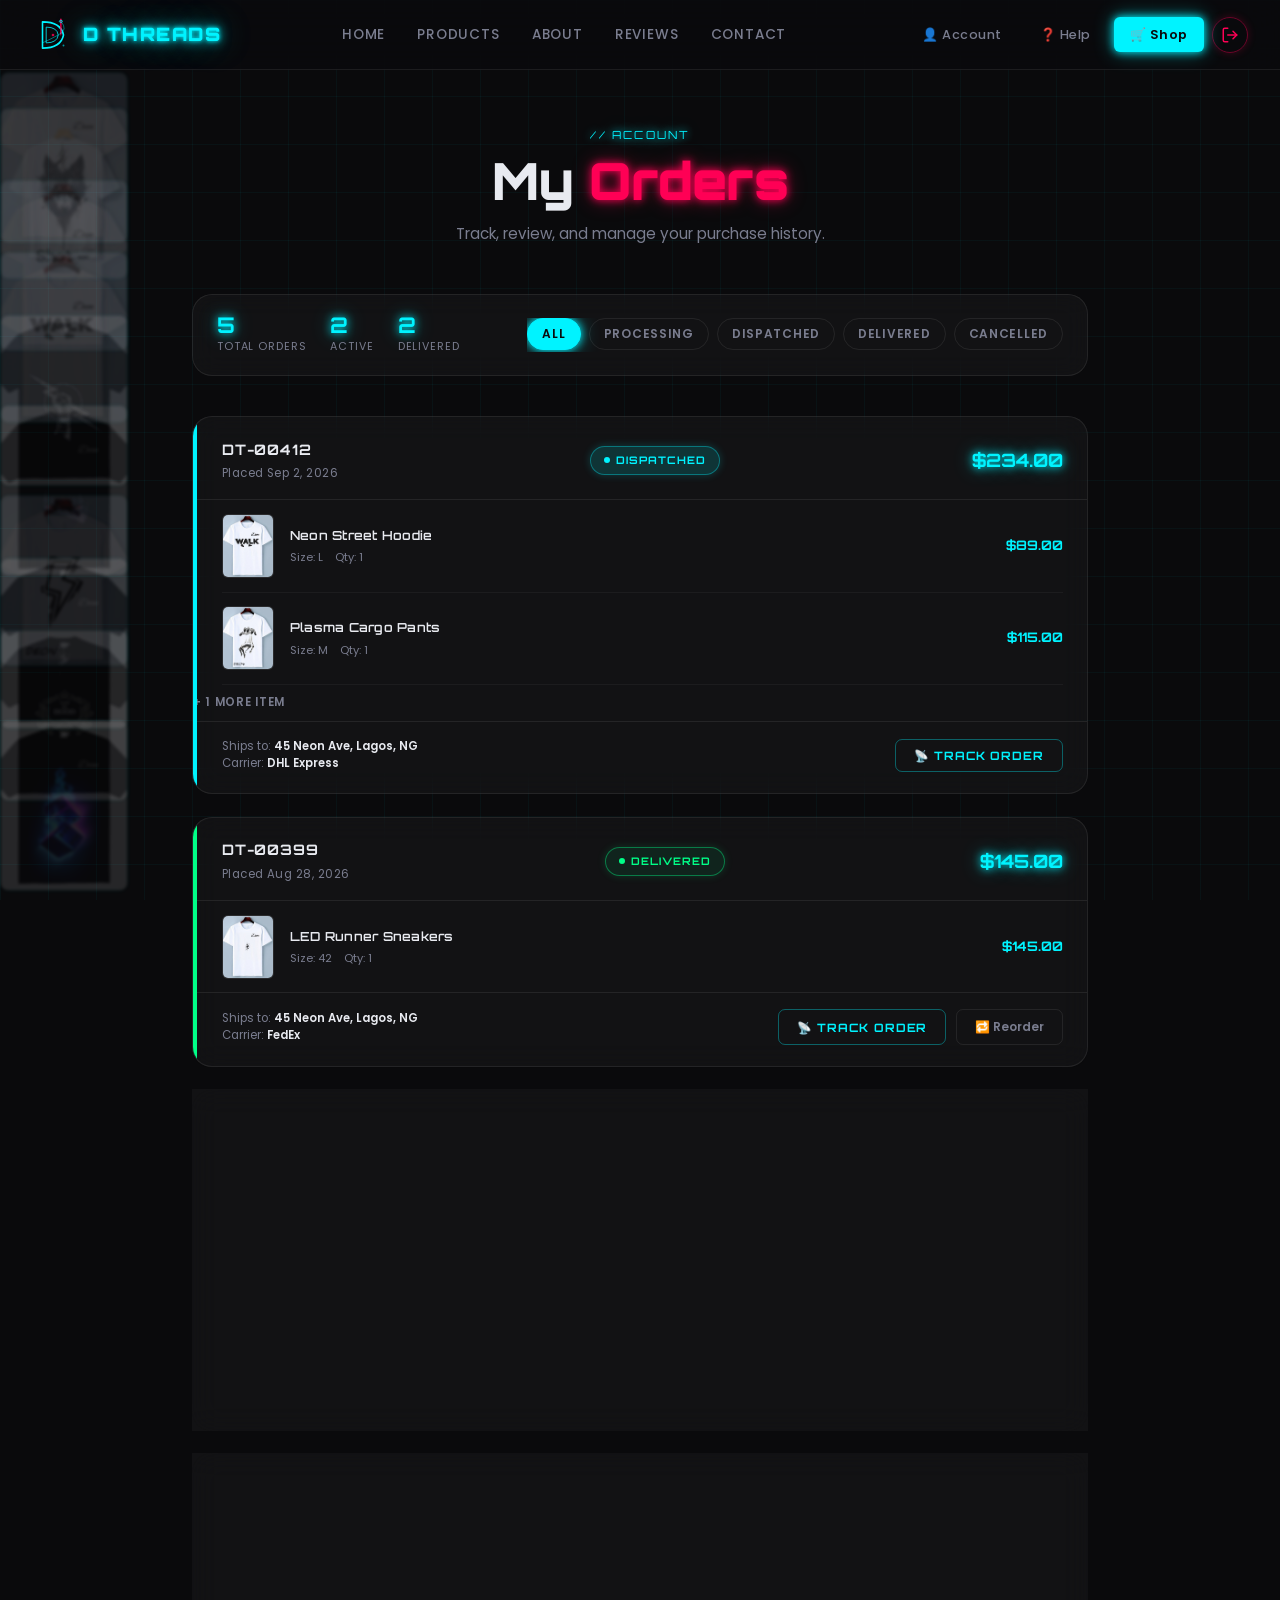
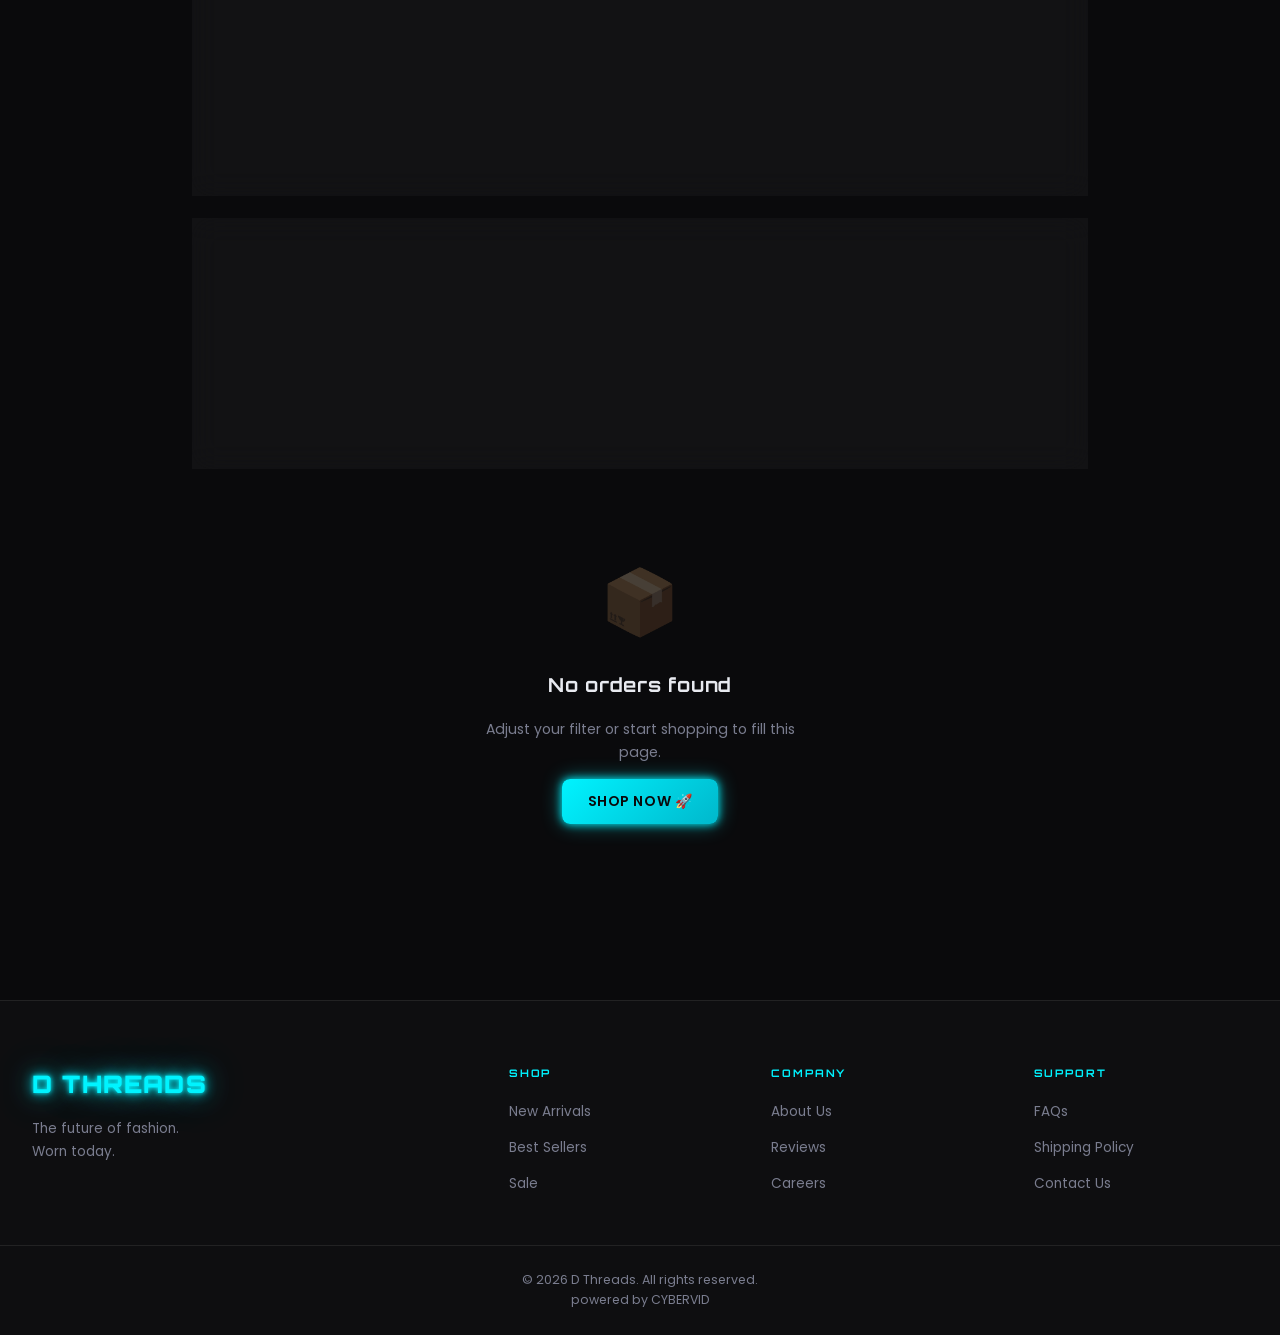
<file: orders.html>
<!DOCTYPE html>
<html lang="en">
<head>
  <meta charset="UTF-8" />
  <meta name="viewport" content="width=device-width, initial-scale=1.0, viewport-fit=cover" />
  <title>My Orders — D Threads</title>

  <link rel="preconnect" href="https://fonts.googleapis.com" />
  <link rel="preconnect" href="https://fonts.gstatic.com" crossorigin />
  <link href="https://fonts.googleapis.com/css2?family=Orbitron:wght@400;600;700;900&family=Poppins:wght@300;400;500;600&display=swap" rel="stylesheet" />

  <link rel="stylesheet" href="styles.css" />
  <link rel="stylesheet" href="orders.css" />
</head>
<body>

  <!-- Animated grid background -->
  <div class="grid-bg" aria-hidden="true"></div>

  <!-- Floating clothes background -->
  <div class="floating-clothes-bg" aria-hidden="true">
    <img class="float-img" src="source/clothes/2.jpg"  alt="" />
    <img class="float-img" src="source/clothes/4.jpg"  alt="" />
    <img class="float-img" src="source/clothes/6.jpg"  alt="" />
    <img class="float-img" src="source/clothes/8.jpg"  alt="" />
    <img class="float-img" src="source/clothes/10.jpg" alt="" />
    <img class="float-img" src="source/clothes/12.jpg" alt="" />
    <img class="float-img" src="source/clothes/13.jpg" alt="" />
    <img class="float-img" src="source/clothes/15.jpg" alt="" />
    <img class="float-img" src="source/clothes/16.jpg" alt="" />
    <img class="float-img" src="source/clothes/1.jpg"  alt="" />
  </div>


  <!-- ============================================================
       NAVIGATION
  ============================================================ -->
  <nav class="navbar" role="navigation" aria-label="Main navigation">
    <div class="nav-inner">

      <a href="index.html" class="nav-logo-link" aria-label="D Threads Home">
        <div class="nav-logo-svg-wrap" aria-hidden="true">
          <svg class="nav-logo-svg" viewBox="0 0 80 80" fill="none" xmlns="http://www.w3.org/2000/svg">
            <path class="svg-d-curve" d="M20 15 L20 65 Q55 65 60 40 Q55 15 20 15 Z" stroke="#00f3ff" stroke-width="3" fill="none" stroke-linecap="round" stroke-linejoin="round"/>
            <path class="svg-d-inner" d="M27 25 Q48 25 50 40 Q48 55 27 55 Z" stroke="#00f3ff" stroke-width="1.5" fill="none"/>
            <g class="svg-needle-group">
              <line x1="55" y1="10" x2="55" y2="35" stroke="#ff0055" stroke-width="2.5" stroke-linecap="round"/>
              <polygon points="53,35 57,35 55,42" fill="#ff0055"/>
              <ellipse class="svg-needle-eye" cx="55" cy="14" rx="3" ry="2" stroke="#00f3ff" stroke-width="1.5" fill="none"/>
            </g>
            <path class="svg-thread" d="M55 14 Q70 30 50 40 Q35 48 20 55" stroke="#00f3ff" stroke-width="1.2" fill="none" stroke-linecap="round" opacity="0.7"/>
            <circle class="svg-orbit-dot-1" cx="40" cy="40" r="2.5" fill="#ff0055" opacity="0.8"/>
            <circle class="svg-orbit-dot-2" cx="60" cy="60" r="1.8" fill="#00f3ff" opacity="0.6"/>
          </svg>
        </div>
        <span class="nav-logo-text">D&nbsp;threads</span>
      </a>

      <ul class="nav-links" id="navLinks" role="list">
        <li><a href="index.html#home"            class="nav-link">Home</a></li>
        <li><a href="index.html#products"        class="nav-link">Products</a></li>
        <li><a href="index.html#about"           class="nav-link">About</a></li>
        <li><a href="index.html#reviews"         class="nav-link">Reviews</a></li>
        <li><a href="index.html#contact-support" class="nav-link">Contact</a></li>
        <!-- ── Mobile-only account & help links ─────────────── -->
        <li class="nav-mobile-divider" aria-hidden="true"></li>
        <li class="nav-mobile-only"><a href="orders.html"            class="nav-link nav-link--secondary">📦 My Orders</a></li>
        <li class="nav-mobile-only"><a href="profile.html"           class="nav-link nav-link--secondary">⚙️ Profile Settings</a></li>
        <li class="nav-mobile-only"><a href="shipping.html"          class="nav-link nav-link--secondary">🚚 Shipping Policy</a></li>
        <li class="nav-mobile-only"><a href="index.html#contact-support" class="nav-link nav-link--secondary">📞 Contact Support</a></li>
      </ul>

      <div class="nav-actions">

        <div class="dropdown" id="accountDropdown">
          <button class="action-btn" id="accountBtn" aria-haspopup="true" aria-expanded="false" aria-label="Account menu">
            <span class="btn-icon" aria-hidden="true">👤</span><span class="btn-label"> Account</span>
          </button>
          <ul class="dropdown-menu" role="menu" aria-label="Account options">
            <li role="menuitem"><a href="orders.html"><span>📦</span> My Orders</a></li>
            <li role="menuitem"><a href="profile.html"><span>⚙️</span> Profile Settings</a></li>
          </ul>
        </div>

        <div class="dropdown" id="helpDropdown">
          <button class="action-btn" id="helpBtn" aria-haspopup="true" aria-expanded="false" aria-label="Help menu">
            <span class="btn-icon" aria-hidden="true">❓</span><span class="btn-label"> Help</span>
          </button>
          <ul class="dropdown-menu" role="menu" aria-label="Help options">
            <li role="menuitem"><a href="index.html#faq"><span>💬</span> FAQs</a></li>
            <li role="menuitem"><a href="index.html#contact-support"><span>🚚</span> Shipping Policy</a></li>
            <li role="menuitem"><a href="index.html#contact-support"><span>📞</span> Contact Support</a></li>
          </ul>
        </div>

        <a href="index.html" class="cart-btn" aria-label="Go to shop">
          🛒 Shop
        </a>

        <button class="logout-icon-btn" id="logoutBtn" title="Logout" aria-label="Logout">
          <svg xmlns="http://www.w3.org/2000/svg" width="18" height="18" viewBox="0 0 24 24" fill="none" stroke="currentColor" stroke-width="2" stroke-linecap="round" stroke-linejoin="round" aria-hidden="true">
            <path d="M9 21H5a2 2 0 0 1-2-2V5a2 2 0 0 1 2-2h4"></path>
            <polyline points="16 17 21 12 16 7"></polyline>
            <line x1="21" y1="12" x2="9" y2="12"></line>
          </svg>
        </button>

        <button class="hamburger" id="hamburgerBtn" aria-label="Toggle mobile menu" aria-expanded="false" aria-controls="navLinks">
          <span class="ham-line"></span>
          <span class="ham-line"></span>
          <span class="ham-line"></span>
        </button>

      </div>
    </div>
  </nav>


  <!-- ============================================================
       MAIN CONTENT
  ============================================================ -->
  <main id="main-content" class="orders-main">

    <!-- Page header -->
    <div class="page-hero reveal">
      <p class="section-eyebrow">// ACCOUNT</p>
      <h1 class="page-title">My <span class="accent-pink">Orders</span></h1>
      <p class="page-sub">Track, review, and manage your purchase history.</p>
    </div>

    <!-- Filter bar -->
    <div class="orders-toolbar reveal">
      <div class="orders-stats">
        <div class="ostat-chip">
          <strong id="statTotal">5</strong>
          <span>Total Orders</span>
        </div>
        <div class="ostat-chip">
          <strong id="statActive">2</strong>
          <span>Active</span>
        </div>
        <div class="ostat-chip">
          <strong id="statDelivered">3</strong>
          <span>Delivered</span>
        </div>
      </div>

      <div class="orders-filters" role="group" aria-label="Filter orders">
        <button class="filter-pill active" data-filter="all">All</button>
        <button class="filter-pill" data-filter="processing">Processing</button>
        <button class="filter-pill" data-filter="dispatched">Dispatched</button>
        <button class="filter-pill" data-filter="delivered">Delivered</button>
        <button class="filter-pill" data-filter="cancelled">Cancelled</button>
      </div>
    </div>


    <!-- Orders list -->
    <div class="orders-list" id="ordersList" role="list" aria-label="Order history">
      <!-- Populated by orders.js -->
    </div>

    <!-- Empty state (hidden by default) -->
    <div class="orders-empty" id="ordersEmpty" hidden aria-live="polite">
      <div class="empty-icon" aria-hidden="true">📦</div>
      <p class="empty-title">No orders found</p>
      <p class="empty-sub">Adjust your filter or start shopping to fill this page.</p>
      <a href="index.html#products" class="btn btn-primary">Shop Now 🚀</a>
    </div>

  </main>


  <!-- ============================================================
       TRACK ORDER MODAL
  ============================================================ -->
  <div class="modal-overlay track-modal-overlay" id="trackOverlay" aria-hidden="true"></div>

  <div class="track-modal" id="trackModal" role="dialog" aria-label="Order tracking" aria-modal="true" aria-hidden="true">
    <div class="track-modal-inner">

      <div class="track-modal-header">
        <div>
          <h2 class="track-modal-title">📡 Live <span class="accent-cyan">Tracking</span></h2>
          <p class="track-modal-sub" id="trackModalOrderId">Order ID: —</p>
        </div>
        <button class="close-btn" id="trackModalClose" aria-label="Close tracking modal">✕</button>
      </div>

      <!-- Timeline -->
      <div class="track-timeline" id="trackTimeline" aria-label="Order tracking timeline">
        <!-- Steps injected by JS -->
      </div>

      <!-- Carrier info -->
      <div class="track-carrier" id="trackCarrier">
        <div class="carrier-row">
          <span class="carrier-label">Carrier</span>
          <span class="carrier-value" id="carrierName">—</span>
        </div>
        <div class="carrier-row">
          <span class="carrier-label">Tracking #</span>
          <span class="carrier-value accent-cyan" id="carrierTracking">—</span>
        </div>
        <div class="carrier-row">
          <span class="carrier-label">Est. Delivery</span>
          <span class="carrier-value" id="carrierETA">—</span>
        </div>
      </div>

      <div class="track-modal-actions">
        <button class="btn btn-primary btn-full" id="trackCopyBtn">Copy Tracking Number 📋</button>
      </div>
    </div>
  </div>


  <!-- ============================================================
       FOOTER
  ============================================================ -->
  <footer class="footer" role="contentinfo">
    <div class="footer-inner">
      <div class="footer-brand">
        <span class="logo">D&nbsp;threads</span>
        <p>The future of fashion.<br />Worn today.</p>
      </div>
      <nav class="footer-links" aria-label="Shop links">
        <h3>Shop</h3>
        <ul>
          <li><a href="index.html#products">New Arrivals</a></li>
          <li><a href="index.html#products">Best Sellers</a></li>
          <li><a href="index.html#products">Sale</a></li>
        </ul>
      </nav>
      <nav class="footer-links" aria-label="Company information">
        <h3>Company</h3>
        <ul>
          <li><a href="index.html#about">About Us</a></li>
          <li><a href="index.html#reviews">Reviews</a></li>
          <li><a href="index.html#contact-support">Careers</a></li>
        </ul>
      </nav>
      <nav class="footer-links" aria-label="Support links">
        <h3>Support</h3>
        <ul>
          <li><a href="index.html#contact-support">FAQs</a></li>
          <li><a href="index.html#contact-support">Shipping Policy</a></li>
          <li><a href="index.html#contact-support">Contact Us</a></li>
        </ul>
      </nav>
    </div>
    <div class="footer-bottom">
      <p>© 2026 D Threads. All rights reserved.</p>
      <p>powered by CYBERVID</p>
    </div>
  </footer>


  <!-- Toast -->
  <div class="toast" id="toast" role="alert" aria-live="assertive"></div>

  <script src="orders.js"></script>
</body>
</html>
</file>
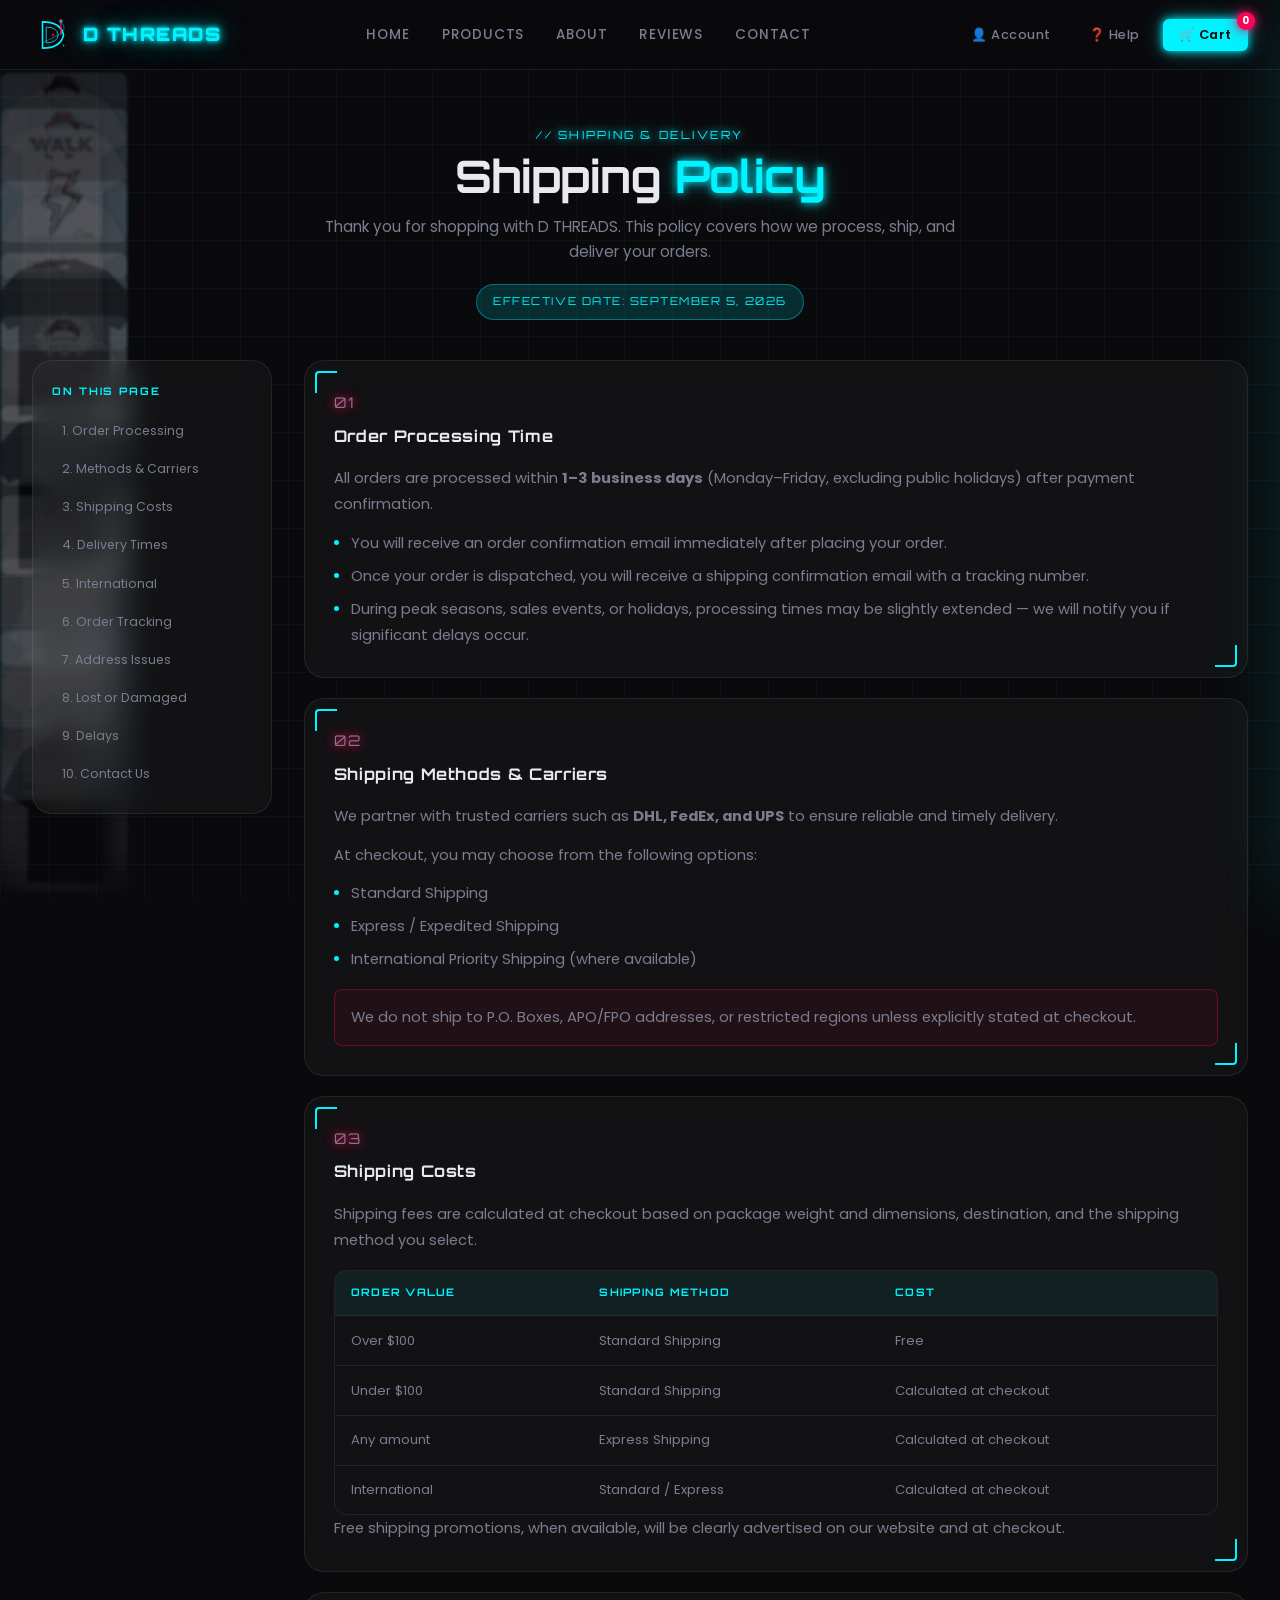
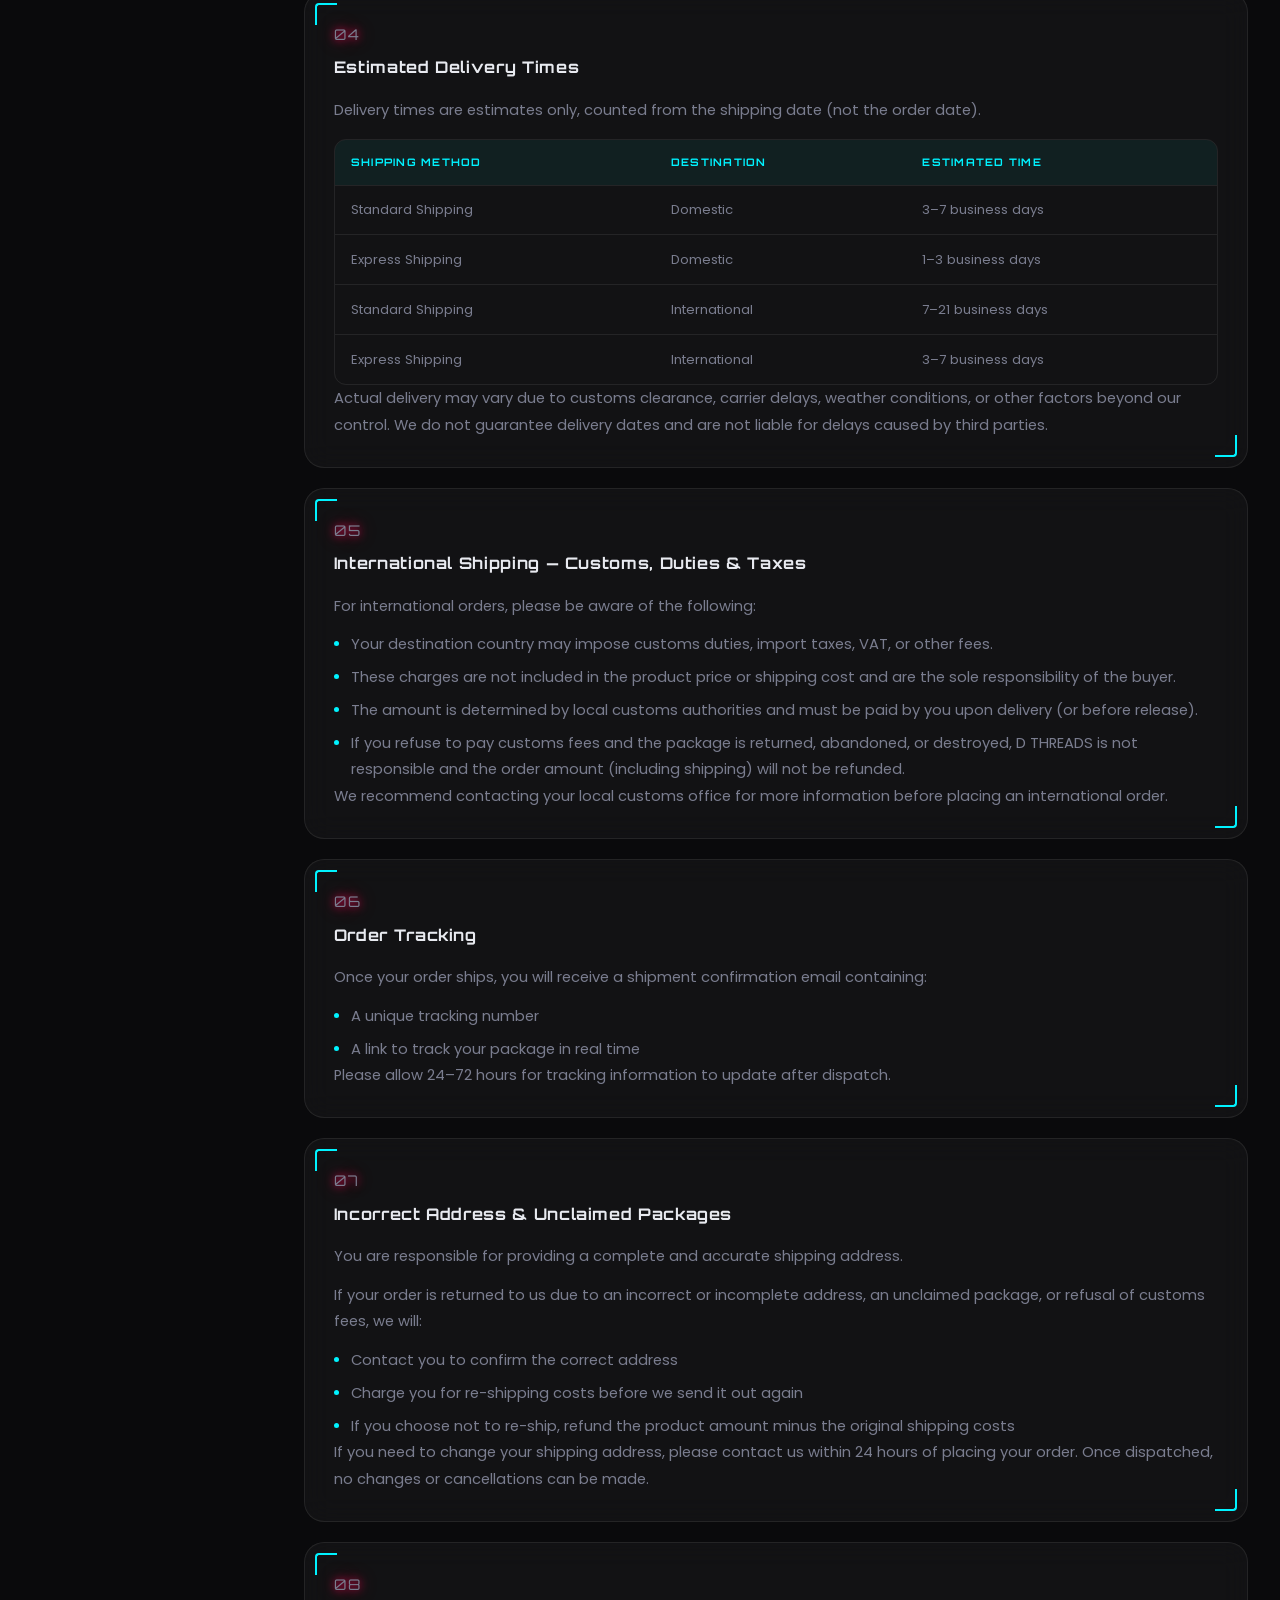
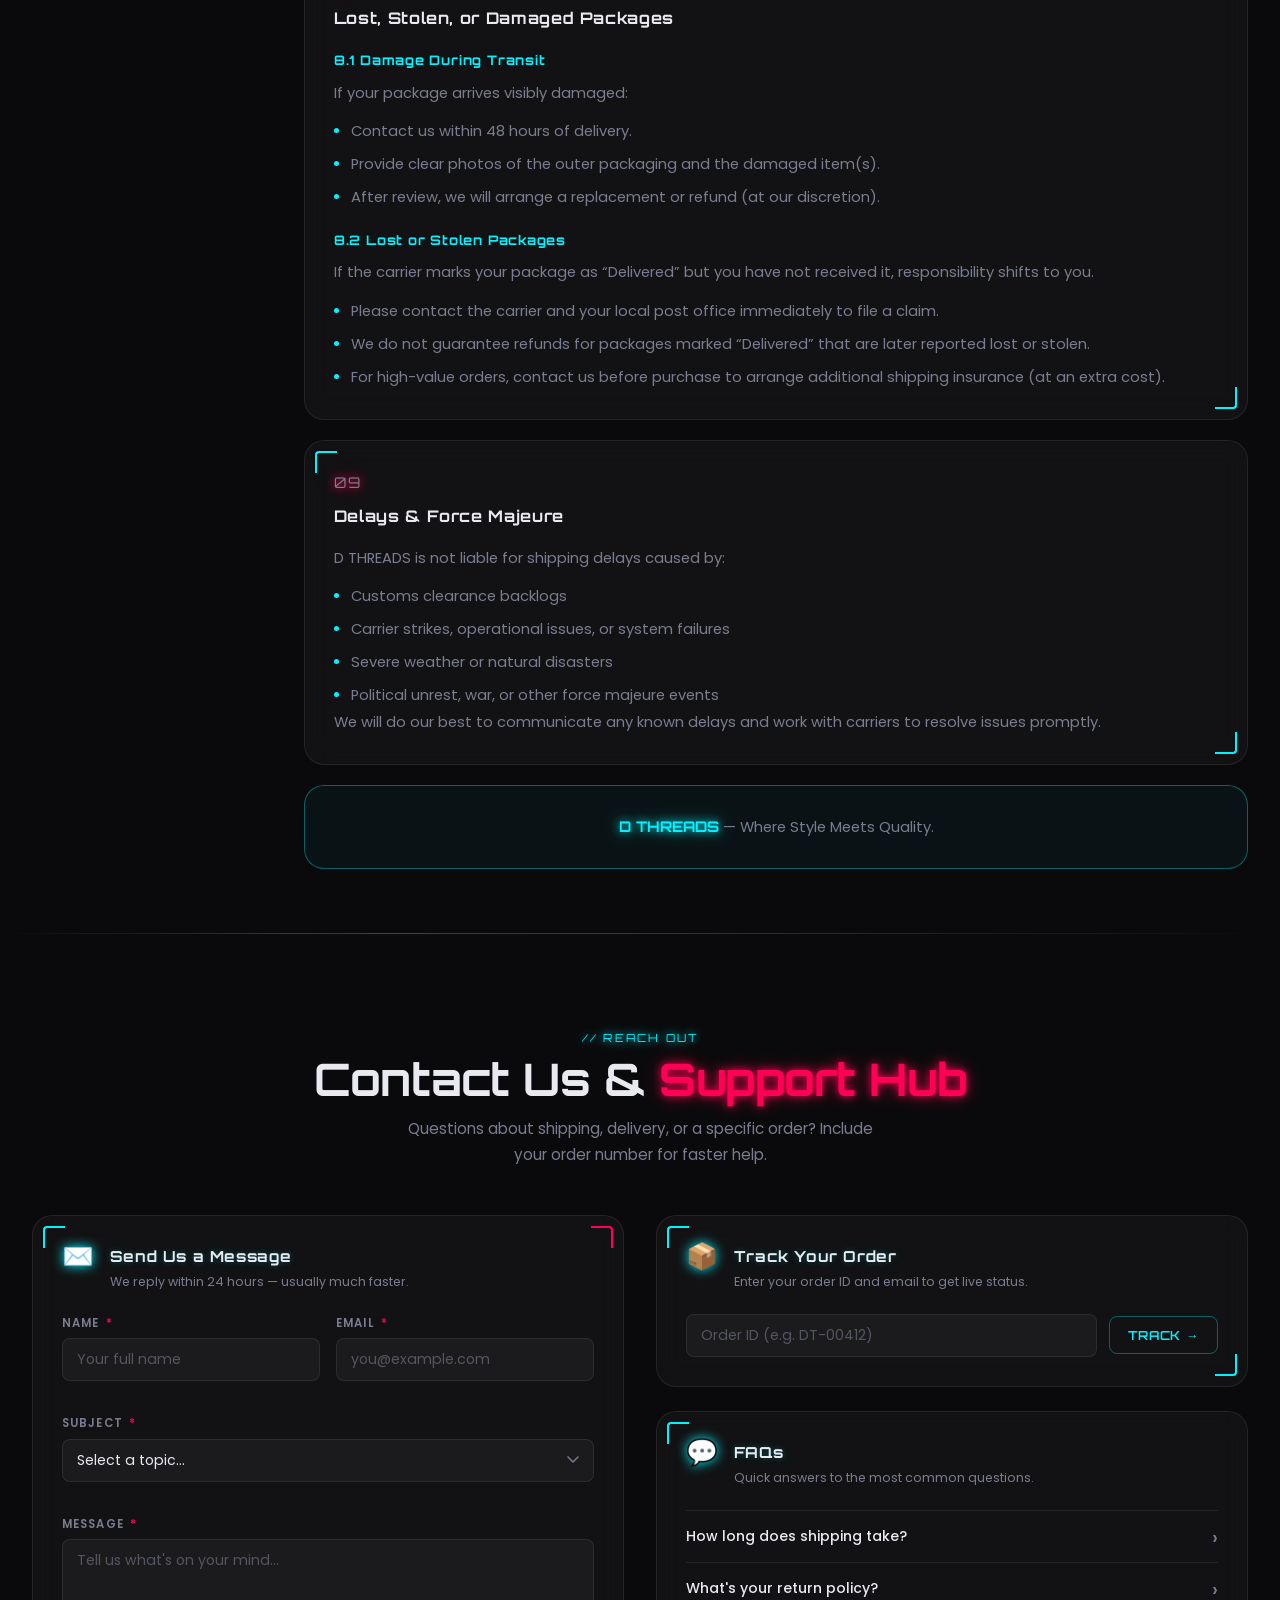
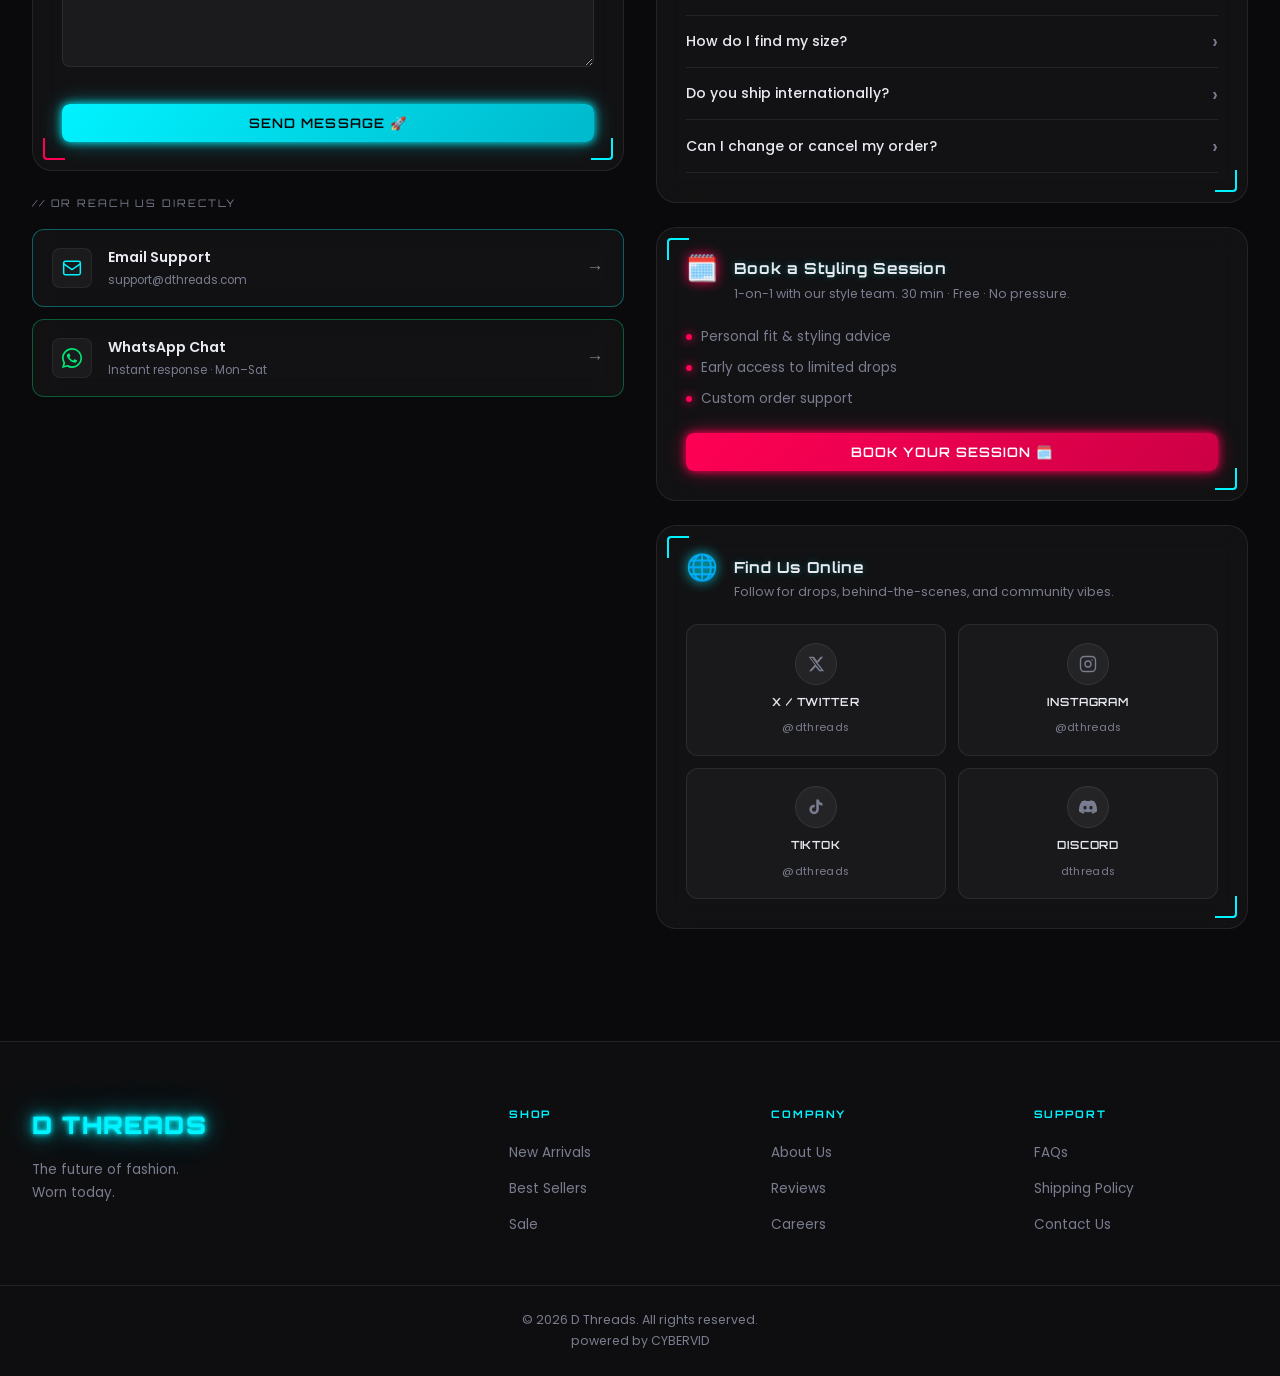
<file: shipping.html>
<!DOCTYPE html>
<html lang="en">
<head>
  <meta charset="UTF-8" />
  <meta name="viewport" content="width=device-width, initial-scale=1.0, viewport-fit=cover" />
  <title>D THREADS — Shipping Policy</title>

  <link rel="preconnect" href="https://fonts.googleapis.com" />
  <link rel="preconnect" href="https://fonts.gstatic.com" crossorigin />
  <link href="https://fonts.googleapis.com/css2?family=Orbitron:wght@400;600;700;900&family=Poppins:wght@300;400;500;600&display=swap" rel="stylesheet" />

  <link rel="stylesheet" href="styles.css" />
</head>
<body>

  <div class="grid-bg" aria-hidden="true"></div>

  <div class="floating-clothes-bg" aria-hidden="true">
    <img class="float-img" src="source/clothes/1.jpg"  alt="" />
    <img class="float-img" src="source/clothes/2.jpg"  alt="" />
    <img class="float-img" src="source/clothes/3.jpg"  alt="" />
    <img class="float-img" src="source/clothes/4.jpg"  alt="" />
    <img class="float-img" src="source/clothes/5.jpg"  alt="" />
    <img class="float-img" src="source/clothes/6.jpg"  alt="" />
    <img class="float-img" src="source/clothes/7.jpg"  alt="" />
    <img class="float-img" src="source/clothes/8.jpg"  alt="" />
    <img class="float-img" src="source/clothes/9.jpg"  alt="" />
    <img class="float-img" src="source/clothes/10.jpg" alt="" />
  </div>


  <nav class="navbar" role="navigation" aria-label="Main navigation">
    <div class="nav-inner">

      <a href="index.html" class="nav-logo-link" aria-label="D Threads Home">
        <div class="nav-logo-svg-wrap" aria-hidden="true">
          <svg class="nav-logo-svg" viewBox="0 0 80 80" fill="none" xmlns="http://www.w3.org/2000/svg">
            <path class="svg-d-curve" d="M20 15 L20 65 Q55 65 60 40 Q55 15 20 15 Z" stroke="#00f3ff" stroke-width="3" fill="none" stroke-linecap="round" stroke-linejoin="round"/>
            <path class="svg-d-inner" d="M27 25 Q48 25 50 40 Q48 55 27 55 Z" stroke="#00f3ff" stroke-width="1.5" fill="none"/>
            <g class="svg-needle-group">
              <line x1="55" y1="10" x2="55" y2="35" stroke="#ff0055" stroke-width="2.5" stroke-linecap="round"/>
              <polygon points="53,35 57,35 55,42" fill="#ff0055"/>
              <ellipse class="svg-needle-eye" cx="55" cy="14" rx="3" ry="2" stroke="#00f3ff" stroke-width="1.5" fill="none"/>
            </g>
            <path class="svg-thread" d="M55 14 Q70 30 50 40 Q35 48 20 55" stroke="#00f3ff" stroke-width="1.2" fill="none" stroke-linecap="round" opacity="0.7"/>
            <circle class="svg-orbit-dot-1" cx="40" cy="40" r="2.5" fill="#ff0055" opacity="0.8"/>
            <circle class="svg-orbit-dot-2" cx="60" cy="60" r="1.8" fill="#00f3ff" opacity="0.6"/>
          </svg>
        </div>
        <span class="nav-logo-text">D&nbsp;threads</span>
      </a>

      <ul class="nav-links" id="navLinks" role="list">
        <li><a href="index.html"          class="nav-link">Home</a></li>
        <li><a href="index.html#products" class="nav-link">Products</a></li>
        <li><a href="index.html#about"    class="nav-link">About</a></li>
        <li><a href="index.html#reviews"  class="nav-link">Reviews</a></li>
        <li><a href="#contact-support"    class="nav-link">Contact</a></li>
        <!-- ── Mobile-only account & help links ─────────────── -->
        <li class="nav-mobile-divider" aria-hidden="true"></li>
        <li class="nav-mobile-only"><a href="orders.html"    class="nav-link nav-link--secondary">📦 My Orders</a></li>
        <li class="nav-mobile-only"><a href="profile.html"   class="nav-link nav-link--secondary">⚙️ Profile Settings</a></li>
        <li class="nav-mobile-only"><a href="shipping.html"  class="nav-link nav-link--secondary">🚚 Shipping Policy</a></li>
        <li class="nav-mobile-only"><a href="#contact-support" class="nav-link nav-link--secondary">📞 Contact Support</a></li>
      </ul>

      <div class="nav-actions">

        <div class="dropdown" id="accountDropdown">
          <button class="action-btn" id="accountBtn" aria-haspopup="true" aria-expanded="false" aria-label="Account menu">
            <span class="btn-icon" aria-hidden="true">👤</span><span class="btn-label"> Account</span>
          </button>
          <ul class="dropdown-menu" role="menu" aria-label="Account options">
            <li role="menuitem"><a href="orders.html"><span>📦</span> My Orders</a></li>
            <li role="menuitem"><a href="profile.html"><span>⚙️</span> Profile Settings</a></li>
          </ul>
        </div>

        <div class="dropdown" id="helpDropdown">
          <button class="action-btn" id="helpBtn" aria-haspopup="true" aria-expanded="false" aria-label="Help menu">
            <span class="btn-icon" aria-hidden="true">❓</span><span class="btn-label"> Help</span>
          </button>
          <ul class="dropdown-menu" role="menu" aria-label="Help options">
            <li role="menuitem"><a href="#faq"><span>💬</span> FAQs</a></li>
            <li role="menuitem"><a href="shipping.html"><span>🚚</span> Shipping Policy</a></li>
            <li role="menuitem"><a href="#contact-support"><span>📞</span> Contact Support</a></li>
          </ul>
        </div>

        <button class="cart-btn" id="cartBtn" aria-label="Open cart" aria-haspopup="dialog">
          🛒 Cart
          <span class="cart-badge" id="cartBadge" aria-live="polite">0</span>
        </button>

        <button class="hamburger" id="hamburgerBtn" aria-label="Toggle mobile menu" aria-expanded="false" aria-controls="navLinks">
          <span class="ham-line"></span>
          <span class="ham-line"></span>
          <span class="ham-line"></span>
        </button>

      </div>
    </div>
  </nav>


  <main id="main-content">

    <section class="policy-page" id="shipping-policy" aria-label="Shipping policy">

      <div class="policy-hero reveal">
        <p class="section-eyebrow">// SHIPPING &amp; DELIVERY</p>
        <h1 class="section-title">Shipping <span class="accent-cyan">Policy</span></h1>
        <p class="section-sub">
          Thank you for shopping with D THREADS. This policy covers how we process, ship, and deliver your orders.
        </p>
        <p class="policy-meta">Effective Date: September 5, 2026</p>
      </div>

      <div class="policy-layout">

        <aside class="policy-toc reveal" aria-label="Policy sections">
          <button class="toc-toggle" id="tocToggle" aria-expanded="false" aria-controls="tocList">
            On this page
            <span class="toc-toggle-chevron" aria-hidden="true">›</span>
          </button>
          <h2 class="toc-heading" aria-hidden="true">On this page</h2>
          <ol id="tocList">
            <li><a href="#sp-processing">1. Order Processing</a></li>
            <li><a href="#sp-methods">2. Methods &amp; Carriers</a></li>
            <li><a href="#sp-costs">3. Shipping Costs</a></li>
            <li><a href="#sp-times">4. Delivery Times</a></li>
            <li><a href="#sp-international">5. International</a></li>
            <li><a href="#sp-tracking">6. Order Tracking</a></li>
            <li><a href="#sp-address">7. Address Issues</a></li>
            <li><a href="#sp-damage">8. Lost or Damaged</a></li>
            <li><a href="#sp-delays">9. Delays</a></li>
            <li><a href="#contact-support">10. Contact Us</a></li>
          </ol>
        </aside>

        <div class="policy-body">

          <article class="policy-article reveal" id="sp-processing">
            <span class="card-corner card-corner--tl" aria-hidden="true"></span>
            <span class="card-corner card-corner--br" aria-hidden="true"></span>
            <p class="policy-kicker">01</p>
            <h2>Order Processing Time</h2>
            <p>All orders are processed within <strong>1–3 business days</strong> (Monday–Friday, excluding public holidays) after payment confirmation.</p>
            <ul>
              <li>You will receive an order confirmation email immediately after placing your order.</li>
              <li>Once your order is dispatched, you will receive a shipping confirmation email with a tracking number.</li>
              <li>During peak seasons, sales events, or holidays, processing times may be slightly extended — we will notify you if significant delays occur.</li>
            </ul>
          </article>

          <article class="policy-article reveal" id="sp-methods">
            <span class="card-corner card-corner--tl" aria-hidden="true"></span>
            <span class="card-corner card-corner--br" aria-hidden="true"></span>
            <p class="policy-kicker">02</p>
            <h2>Shipping Methods &amp; Carriers</h2>
            <p>We partner with trusted carriers such as <strong>DHL, FedEx, and UPS</strong> to ensure reliable and timely delivery.</p>
            <p>At checkout, you may choose from the following options:</p>
            <ul>
              <li>Standard Shipping</li>
              <li>Express / Expedited Shipping</li>
              <li>International Priority Shipping (where available)</li>
            </ul>
            <p class="policy-note">We do not ship to P.O. Boxes, APO/FPO addresses, or restricted regions unless explicitly stated at checkout.</p>
          </article>

          <article class="policy-article reveal" id="sp-costs">
            <span class="card-corner card-corner--tl" aria-hidden="true"></span>
            <span class="card-corner card-corner--br" aria-hidden="true"></span>
            <p class="policy-kicker">03</p>
            <h2>Shipping Costs</h2>
            <p>Shipping fees are calculated at checkout based on package weight and dimensions, destination, and the shipping method you select.</p>
            <div class="policy-table-wrap">
              <table class="policy-table">
                <caption class="sr-only">Shipping cost overview</caption>
                <thead>
                  <tr>
                    <th>Order Value</th>
                    <th>Shipping Method</th>
                    <th>Cost</th>
                  </tr>
                </thead>
                <tbody>
                  <tr>
                    <td>Over $100</td>
                    <td>Standard Shipping</td>
                    <td>Free</td>
                  </tr>
                  <tr>
                    <td>Under $100</td>
                    <td>Standard Shipping</td>
                    <td>Calculated at checkout</td>
                  </tr>
                  <tr>
                    <td>Any amount</td>
                    <td>Express Shipping</td>
                    <td>Calculated at checkout</td>
                  </tr>
                  <tr>
                    <td>International</td>
                    <td>Standard / Express</td>
                    <td>Calculated at checkout</td>
                  </tr>
                </tbody>
              </table>
            </div>
            <p>Free shipping promotions, when available, will be clearly advertised on our website and at checkout.</p>
          </article>

          <article class="policy-article reveal" id="sp-times">
            <span class="card-corner card-corner--tl" aria-hidden="true"></span>
            <span class="card-corner card-corner--br" aria-hidden="true"></span>
            <p class="policy-kicker">04</p>
            <h2>Estimated Delivery Times</h2>
            <p>Delivery times are estimates only, counted from the shipping date (not the order date).</p>
            <div class="policy-table-wrap">
              <table class="policy-table">
                <caption class="sr-only">Estimated delivery times</caption>
                <thead>
                  <tr>
                    <th>Shipping Method</th>
                    <th>Destination</th>
                    <th>Estimated Time</th>
                  </tr>
                </thead>
                <tbody>
                  <tr>
                    <td>Standard Shipping</td>
                    <td>Domestic</td>
                    <td>3–7 business days</td>
                  </tr>
                  <tr>
                    <td>Express Shipping</td>
                    <td>Domestic</td>
                    <td>1–3 business days</td>
                  </tr>
                  <tr>
                    <td>Standard Shipping</td>
                    <td>International</td>
                    <td>7–21 business days</td>
                  </tr>
                  <tr>
                    <td>Express Shipping</td>
                    <td>International</td>
                    <td>3–7 business days</td>
                  </tr>
                </tbody>
              </table>
            </div>
            <p>Actual delivery may vary due to customs clearance, carrier delays, weather conditions, or other factors beyond our control. We do not guarantee delivery dates and are not liable for delays caused by third parties.</p>
          </article>

          <article class="policy-article reveal" id="sp-international">
            <span class="card-corner card-corner--tl" aria-hidden="true"></span>
            <span class="card-corner card-corner--br" aria-hidden="true"></span>
            <p class="policy-kicker">05</p>
            <h2>International Shipping — Customs, Duties &amp; Taxes</h2>
            <p>For international orders, please be aware of the following:</p>
            <ul>
              <li>Your destination country may impose customs duties, import taxes, VAT, or other fees.</li>
              <li>These charges are not included in the product price or shipping cost and are the sole responsibility of the buyer.</li>
              <li>The amount is determined by local customs authorities and must be paid by you upon delivery (or before release).</li>
              <li>If you refuse to pay customs fees and the package is returned, abandoned, or destroyed, D THREADS is not responsible and the order amount (including shipping) will not be refunded.</li>
            </ul>
            <p>We recommend contacting your local customs office for more information before placing an international order.</p>
          </article>

          <article class="policy-article reveal" id="sp-tracking">
            <span class="card-corner card-corner--tl" aria-hidden="true"></span>
            <span class="card-corner card-corner--br" aria-hidden="true"></span>
            <p class="policy-kicker">06</p>
            <h2>Order Tracking</h2>
            <p>Once your order ships, you will receive a shipment confirmation email containing:</p>
            <ul>
              <li>A unique tracking number</li>
              <li>A link to track your package in real time</li>
            </ul>
            <p>Please allow 24–72 hours for tracking information to update after dispatch.</p>
          </article>

          <article class="policy-article reveal" id="sp-address">
            <span class="card-corner card-corner--tl" aria-hidden="true"></span>
            <span class="card-corner card-corner--br" aria-hidden="true"></span>
            <p class="policy-kicker">07</p>
            <h2>Incorrect Address &amp; Unclaimed Packages</h2>
            <p>You are responsible for providing a complete and accurate shipping address.</p>
            <p>If your order is returned to us due to an incorrect or incomplete address, an unclaimed package, or refusal of customs fees, we will:</p>
            <ul>
              <li>Contact you to confirm the correct address</li>
              <li>Charge you for re-shipping costs before we send it out again</li>
              <li>If you choose not to re-ship, refund the product amount minus the original shipping costs</li>
            </ul>
            <p>If you need to change your shipping address, please contact us within 24 hours of placing your order. Once dispatched, no changes or cancellations can be made.</p>
          </article>

          <article class="policy-article reveal" id="sp-damage">
            <span class="card-corner card-corner--tl" aria-hidden="true"></span>
            <span class="card-corner card-corner--br" aria-hidden="true"></span>
            <p class="policy-kicker">08</p>
            <h2>Lost, Stolen, or Damaged Packages</h2>

            <h3 class="policy-subhead">8.1 Damage During Transit</h3>
            <p>If your package arrives visibly damaged:</p>
            <ul>
              <li>Contact us within 48 hours of delivery.</li>
              <li>Provide clear photos of the outer packaging and the damaged item(s).</li>
              <li>After review, we will arrange a replacement or refund (at our discretion).</li>
            </ul>

            <h3 class="policy-subhead">8.2 Lost or Stolen Packages</h3>
            <p>If the carrier marks your package as “Delivered” but you have not received it, responsibility shifts to you.</p>
            <ul>
              <li>Please contact the carrier and your local post office immediately to file a claim.</li>
              <li>We do not guarantee refunds for packages marked “Delivered” that are later reported lost or stolen.</li>
              <li>For high-value orders, contact us before purchase to arrange additional shipping insurance (at an extra cost).</li>
            </ul>
          </article>

          <article class="policy-article reveal" id="sp-delays">
            <span class="card-corner card-corner--tl" aria-hidden="true"></span>
            <span class="card-corner card-corner--br" aria-hidden="true"></span>
            <p class="policy-kicker">09</p>
            <h2>Delays &amp; Force Majeure</h2>
            <p>D THREADS is not liable for shipping delays caused by:</p>
            <ul>
              <li>Customs clearance backlogs</li>
              <li>Carrier strikes, operational issues, or system failures</li>
              <li>Severe weather or natural disasters</li>
              <li>Political unrest, war, or other force majeure events</li>
            </ul>
            <p>We will do our best to communicate any known delays and work with carriers to resolve issues promptly.</p>
          </article>

          <div class="policy-close reveal">
            <p><strong>D THREADS</strong> — Where Style Meets Quality.</p>
          </div>

        </div>
      </div>
    </section>


    <section class="contact-support" id="contact-support" aria-label="Contact us and customer support">

      <div class="section-header reveal">
        <p class="section-eyebrow">// REACH OUT</p>
        <h2 class="section-title">Contact Us &amp; <span class="accent-pink">Support Hub</span></h2>
        <p class="section-sub">Questions about shipping, delivery, or a specific order? Include your order number for faster help.</p>
      </div>

      <div class="cs-grid">

        <div class="cs-col cs-col--left">

          <div class="cs-card reveal" id="contactFormCard">
            <span class="card-corner card-corner--tl" aria-hidden="true"></span>
            <span class="card-corner card-corner--tr" aria-hidden="true"></span>
            <span class="card-corner card-corner--bl" aria-hidden="true"></span>
            <span class="card-corner card-corner--br" aria-hidden="true"></span>

            <div class="cs-card-header">
              <span class="cs-card-icon" aria-hidden="true">✉️</span>
              <div>
                <h3 class="cs-card-title">Send Us a Message</h3>
                <p class="cs-card-sub">We reply within 24 hours — usually much faster.</p>
              </div>
            </div>

            <form class="contact-form" id="contactForm" novalidate aria-label="Contact form">
              <div class="form-row">
                <div class="form-group">
                  <label for="cf-name" class="form-label">Name <span class="form-required" aria-hidden="true">*</span></label>
                  <input type="text" id="cf-name" name="name" class="form-input" placeholder="Your full name" autocomplete="name" required aria-required="true" />
                  <span class="form-error" id="cf-name-err" role="alert" aria-live="polite"></span>
                </div>
                <div class="form-group">
                  <label for="cf-email" class="form-label">Email <span class="form-required" aria-hidden="true">*</span></label>
                  <input type="email" id="cf-email" name="email" class="form-input" placeholder="you@example.com" autocomplete="email" required aria-required="true" />
                  <span class="form-error" id="cf-email-err" role="alert" aria-live="polite"></span>
                </div>
              </div>

              <div class="form-group">
                <label for="cf-subject" class="form-label">Subject <span class="form-required" aria-hidden="true">*</span></label>
                <select id="cf-subject" name="subject" class="form-input form-select" required aria-required="true">
                  <option value="" disabled selected>Select a topic…</option>
                  <option value="order">Order / Tracking Issue</option>
                  <option value="return">Return &amp; Refund</option>
                  <option value="sizing">Sizing Question</option>
                  <option value="collab">Collaboration Inquiry</option>
                  <option value="other">Something Else</option>
                </select>
                <span class="form-error" id="cf-subject-err" role="alert" aria-live="polite"></span>
              </div>

              <div class="form-group">
                <label for="cf-message" class="form-label">Message <span class="form-required" aria-hidden="true">*</span></label>
                <textarea id="cf-message" name="message" class="form-input form-textarea" placeholder="Tell us what's on your mind…" rows="5" required aria-required="true"></textarea>
                <span class="form-error" id="cf-message-err" role="alert" aria-live="polite"></span>
              </div>

              <button type="submit" class="btn btn-primary btn-full cs-submit-btn" id="contactSubmitBtn">
                <span class="submit-btn-text">Send Message 🚀</span>
              </button>
            </form>
          </div>

          <div class="cs-channels reveal">
            <p class="cs-channels-label">// OR REACH US DIRECTLY</p>

            <a href="mailto:support@dthreads.com" class="cs-channel-btn cs-channel-btn--email" aria-label="Email support@dthreads.com">
              <span class="ch-icon" aria-hidden="true">
                <svg viewBox="0 0 24 24" fill="none" xmlns="http://www.w3.org/2000/svg" aria-hidden="true">
                  <rect x="2" y="4" width="20" height="16" rx="2" stroke="currentColor" stroke-width="1.8"/>
                  <path d="M2 7l10 7 10-7" stroke="currentColor" stroke-width="1.8" stroke-linecap="round"/>
                </svg>
              </span>
              <span class="ch-text">
                <strong>Email Support</strong>
                <small>support@dthreads.com</small>
              </span>
              <span class="ch-arrow" aria-hidden="true">→</span>
            </a>

            <a href="https://wa.me/2348000000000" target="_blank" rel="noopener noreferrer" class="cs-channel-btn cs-channel-btn--whatsapp" aria-label="Chat with us on WhatsApp">
              <span class="ch-icon" aria-hidden="true">
                <svg viewBox="0 0 24 24" fill="none" xmlns="http://www.w3.org/2000/svg" aria-hidden="true">
                  <path d="M20.52 3.48A11.93 11.93 0 0012.01 0C5.37 0 .02 5.35.02 11.99c0 2.11.55 4.17 1.6 5.98L0 24l6.19-1.62a11.97 11.97 0 005.82 1.49h.01c6.63 0 11.98-5.35 11.98-11.99 0-3.2-1.25-6.21-3.48-8.4zm-8.51 18.42a9.93 9.93 0 01-5.06-1.38l-.36-.22-3.74.98 1-3.65-.24-.38a9.93 9.93 0 01-1.52-5.28c0-5.49 4.47-9.96 9.97-9.96a9.91 9.91 0 017.05 2.92 9.91 9.91 0 012.92 7.04c0 5.49-4.47 9.93-9.96 9.93zm5.47-7.45c-.3-.15-1.77-.87-2.04-.97-.27-.1-.47-.15-.67.15-.2.3-.77.97-.94 1.17-.17.2-.35.22-.65.07-.3-.15-1.26-.46-2.4-1.48-.89-.79-1.49-1.77-1.66-2.07-.17-.3-.02-.46.13-.61.13-.13.3-.35.45-.52.15-.17.2-.3.3-.5.1-.2.05-.37-.02-.52-.08-.15-.67-1.61-.92-2.21-.24-.58-.49-.5-.67-.51h-.57c-.2 0-.52.07-.79.37-.27.3-1.03 1.01-1.03 2.46 0 1.46 1.06 2.87 1.2 3.07.15.2 2.08 3.17 5.05 4.45.71.31 1.26.49 1.69.63.71.22 1.36.19 1.87.12.57-.08 1.77-.72 2.02-1.42.25-.7.25-1.3.17-1.42-.07-.13-.27-.2-.57-.35z" fill="currentColor"/>
                </svg>
              </span>
              <span class="ch-text">
                <strong>WhatsApp Chat</strong>
                <small>Instant response · Mon–Sat</small>
              </span>
              <span class="ch-arrow" aria-hidden="true">→</span>
            </a>
          </div>

        </div>


        <div class="cs-col cs-col--right">

          <div class="cs-card cs-card--track reveal">
            <span class="card-corner card-corner--tl" aria-hidden="true"></span>
            <span class="card-corner card-corner--br" aria-hidden="true"></span>
            <div class="cs-card-header">
              <span class="cs-card-icon" aria-hidden="true">📦</span>
              <div>
                <h3 class="cs-card-title">Track Your Order</h3>
                <p class="cs-card-sub">Enter your order ID and email to get live status.</p>
              </div>
            </div>
            <div class="track-form-row">
              <input type="text" id="trackOrderId" class="form-input" placeholder="Order ID (e.g. DT-00412)" aria-label="Order ID" />
              <button class="btn btn-ghost track-btn" id="trackOrderBtn" aria-label="Track order">Track →</button>
            </div>
            <div class="track-result" id="trackResult" aria-live="polite" hidden></div>
          </div>

          <div class="cs-card cs-card--faq reveal" id="faq">
            <span class="card-corner card-corner--tl" aria-hidden="true"></span>
            <span class="card-corner card-corner--br" aria-hidden="true"></span>
            <div class="cs-card-header">
              <span class="cs-card-icon" aria-hidden="true">💬</span>
              <div>
                <h3 class="cs-card-title">FAQs</h3>
                <p class="cs-card-sub">Quick answers to the most common questions.</p>
              </div>
            </div>
            <div class="faq-list" role="list">

              <div class="faq-item" role="listitem">
                <button class="faq-trigger" aria-expanded="false" aria-controls="faq-1-body">
                  <span>How long does shipping take?</span>
                  <span class="faq-chevron" aria-hidden="true">›</span>
                </button>
                <div class="faq-body" id="faq-1-body" role="region" hidden>
                  <p>Standard shipping takes 3–7 business days domestically and 7–14 days internationally. Express options are available at checkout.</p>
                </div>
              </div>

              <div class="faq-item" role="listitem">
                <button class="faq-trigger" aria-expanded="false" aria-controls="faq-2-body">
                  <span>What's your return policy?</span>
                  <span class="faq-chevron" aria-hidden="true">›</span>
                </button>
                <div class="faq-body" id="faq-2-body" role="region" hidden>
                  <p>Free returns within 30 days of delivery. Items must be unworn with original tags. Drop us a message above to initiate a return.</p>
                </div>
              </div>

              <div class="faq-item" role="listitem">
                <button class="faq-trigger" aria-expanded="false" aria-controls="faq-3-body">
                  <span>How do I find my size?</span>
                  <span class="faq-chevron" aria-hidden="true">›</span>
                </button>
                <div class="faq-body" id="faq-3-body" role="region" hidden>
                  <p>Check the size guide on each product page. D Threads pieces are unisex and typically run true to size. When in doubt, size up for a relaxed fit.</p>
                </div>
              </div>

              <div class="faq-item" role="listitem">
                <button class="faq-trigger" aria-expanded="false" aria-controls="faq-4-body">
                  <span>Do you ship internationally?</span>
                  <span class="faq-chevron" aria-hidden="true">›</span>
                </button>
                <div class="faq-body" id="faq-4-body" role="region" hidden>
                  <p>Yes — we ship to 60+ countries. International orders may be subject to customs duties depending on your country's import regulations.</p>
                </div>
              </div>

              <div class="faq-item" role="listitem">
                <button class="faq-trigger" aria-expanded="false" aria-controls="faq-5-body">
                  <span>Can I change or cancel my order?</span>
                  <span class="faq-chevron" aria-hidden="true">›</span>
                </button>
                <div class="faq-body" id="faq-5-body" role="region" hidden>
                  <p>Orders can be modified or cancelled within 2 hours of placement. After that, we'll need to wait for the item to arrive and process it as a return.</p>
                </div>
              </div>

            </div>
          </div>

          <div class="cs-card cs-card--calendly reveal">
            <span class="card-corner card-corner--tl" aria-hidden="true"></span>
            <span class="card-corner card-corner--br" aria-hidden="true"></span>

            <div class="cs-card-header">
              <span class="cs-card-icon cs-card-icon--pink" aria-hidden="true">🗓️</span>
              <div>
                <h3 class="cs-card-title">Book a Styling Session</h3>
                <p class="cs-card-sub">1-on-1 with our style team. 30 min · Free · No pressure.</p>
              </div>
            </div>

            <ul class="calendly-perks" aria-label="Session benefits">
              <li><span class="perk-dot" aria-hidden="true"></span>Personal fit &amp; styling advice</li>
              <li><span class="perk-dot" aria-hidden="true"></span>Early access to limited drops</li>
              <li><span class="perk-dot" aria-hidden="true"></span>Custom order support</li>
            </ul>

            <button class="btn btn-pink btn-full calendly-open-btn" id="calendlyOpenBtn" aria-haspopup="dialog">
              Book Your Session 🗓️
            </button>
          </div>

          <div class="cs-card cs-card--social reveal">
            <span class="card-corner card-corner--tl" aria-hidden="true"></span>
            <span class="card-corner card-corner--br" aria-hidden="true"></span>
            <div class="cs-card-header">
              <span class="cs-card-icon" aria-hidden="true">🌐</span>
              <div>
                <h3 class="cs-card-title">Find Us Online</h3>
                <p class="cs-card-sub">Follow for drops, behind-the-scenes, and community vibes.</p>
              </div>
            </div>

            <div class="social-grid" role="list" aria-label="Social media links">

              <a href="https://x.com/dthreads" target="_blank" rel="noopener noreferrer"
                 class="social-chip" role="listitem" aria-label="D Threads on X / Twitter">
                <span class="social-icon" aria-hidden="true">
                  <svg viewBox="0 0 24 24" fill="currentColor" xmlns="http://www.w3.org/2000/svg">
                    <path d="M18.244 2.25h3.308l-7.227 8.26 8.502 11.24H16.17l-4.714-6.231-5.401 6.231H2.744l7.73-8.835L2.25 2.25h6.976l4.266 5.638zm-1.161 17.52h1.833L7.084 4.126H5.117z"/>
                  </svg>
                </span>
                <span class="social-label">X / Twitter</span>
                <span class="social-handle">@dthreads</span>
              </a>

              <a href="https://instagram.com/dthreads" target="_blank" rel="noopener noreferrer"
                 class="social-chip" role="listitem" aria-label="D Threads on Instagram">
                <span class="social-icon" aria-hidden="true">
                  <svg viewBox="0 0 24 24" fill="none" stroke="currentColor" xmlns="http://www.w3.org/2000/svg">
                    <rect x="2" y="2" width="20" height="20" rx="5" stroke-width="1.8"/>
                    <circle cx="12" cy="12" r="4" stroke-width="1.8"/>
                    <circle cx="17.5" cy="6.5" r="1" fill="currentColor" stroke="none"/>
                  </svg>
                </span>
                <span class="social-label">Instagram</span>
                <span class="social-handle">@dthreads</span>
              </a>

              <a href="https://tiktok.com/@dthreads" target="_blank" rel="noopener noreferrer"
                 class="social-chip" role="listitem" aria-label="D Threads on TikTok">
                <span class="social-icon" aria-hidden="true">
                  <svg viewBox="0 0 24 24" fill="currentColor" xmlns="http://www.w3.org/2000/svg">
                    <path d="M19.59 6.69a4.83 4.83 0 01-3.77-4.25V2h-3.45v13.67a2.89 2.89 0 01-2.88 2.5 2.89 2.89 0 01-2.89-2.89 2.89 2.89 0 012.89-2.89c.28 0 .54.04.79.1V9.01a6.33 6.33 0 00-.79-.05 6.34 6.34 0 00-6.34 6.34 6.34 6.34 0 006.34 6.34 6.34 6.34 0 006.33-6.34V8.69a8.18 8.18 0 004.78 1.52V6.76a4.85 4.85 0 01-1.01-.07z"/>
                  </svg>
                </span>
                <span class="social-label">TikTok</span>
                <span class="social-handle">@dthreads</span>
              </a>

              <a href="https://discord.gg/dthreads" target="_blank" rel="noopener noreferrer"
                 class="social-chip" role="listitem" aria-label="D Threads on Discord">
                <span class="social-icon" aria-hidden="true">
                  <svg viewBox="0 0 24 24" fill="currentColor" xmlns="http://www.w3.org/2000/svg">
                    <path d="M20.317 4.37a19.791 19.791 0 00-4.885-1.515.074.074 0 00-.079.037c-.21.375-.444.864-.608 1.25a18.27 18.27 0 00-5.487 0 12.64 12.64 0 00-.617-1.25.077.077 0 00-.079-.037A19.736 19.736 0 003.677 4.37a.07.07 0 00-.032.027C.533 9.046-.32 13.58.099 18.057a.082.082 0 00.031.057 19.9 19.9 0 005.993 3.03.078.078 0 00.084-.028 14.09 14.09 0 001.226-1.994.076.076 0 00-.041-.106 13.107 13.107 0 01-1.872-.892.077.077 0 01-.008-.128 10.2 10.2 0 00.372-.292.074.074 0 01.077-.01c3.928 1.793 8.18 1.793 12.062 0a.074.074 0 01.078.01c.12.098.246.198.373.292a.077.077 0 01-.006.127 12.299 12.299 0 01-1.873.892.077.077 0 00-.041.107c.36.698.772 1.362 1.225 1.993a.076.076 0 00.084.028 19.839 19.839 0 006.002-3.03.077.077 0 00.032-.054c.5-5.177-.838-9.674-3.549-13.66a.061.061 0 00-.031-.03zM8.02 15.33c-1.183 0-2.157-1.085-2.157-2.419 0-1.333.956-2.419 2.157-2.419 1.21 0 2.176 1.096 2.157 2.42 0 1.333-.956 2.418-2.157 2.418zm7.975 0c-1.183 0-2.157-1.085-2.157-2.419 0-1.333.955-2.419 2.157-2.419 1.21 0 2.176 1.096 2.157 2.42 0 1.333-.946 2.418-2.157 2.418z"/>
                  </svg>
                </span>
                <span class="social-label">Discord</span>
                <span class="social-handle">dthreads</span>
              </a>

            </div>
          </div>

        </div>

      </div>

    </section>

  </main>


  <footer class="footer" role="contentinfo">
    <div class="footer-inner">
      <div class="footer-brand">
        <span class="logo">D&nbsp;threads</span>
        <p>The future of fashion.<br />Worn today.</p>
      </div>
      <nav class="footer-links" aria-label="Footer navigation">
        <h3>Shop</h3>
        <ul>
          <li><a href="index.html#products">New Arrivals</a></li>
          <li><a href="index.html#products">Best Sellers</a></li>
          <li><a href="index.html#products">Sale</a></li>
        </ul>
      </nav>
      <nav class="footer-links" aria-label="Company information">
        <h3>Company</h3>
        <ul>
          <li><a href="index.html#about">About Us</a></li>
          <li><a href="index.html#reviews">Reviews</a></li>
          <li><a href="#contact-support">Careers</a></li>
        </ul>
      </nav>
      <nav class="footer-links" aria-label="Support links">
        <h3>Support</h3>
        <ul>
          <li><a href="#faq">FAQs</a></li>
          <li><a href="shipping.html">Shipping Policy</a></li>
          <li><a href="#contact-support">Contact Us</a></li>
        </ul>
      </nav>
    </div>
    <div class="footer-bottom">
      <p>© 2026 D Threads. All rights reserved. </p>
      <p>powered by CYBERVID</p>
    </div>
  </footer>


  <div class="modal-overlay calendly-overlay" id="calendlyOverlay" aria-hidden="true"></div>

  <div class="calendly-modal" id="calendlyModal" role="dialog" aria-label="Book a styling session" aria-modal="true" aria-hidden="true">
    <div class="calendly-modal-inner">
      <div class="calendly-modal-header">
        <div>
          <h2 class="calendly-modal-title">Book a <span class="accent-pink">Styling Session</span></h2>
          <p class="calendly-modal-sub">30 min · Free · 1-on-1 with our style team</p>
        </div>
        <button class="close-btn calendly-close-btn" id="calendlyCloseBtn" aria-label="Close booking modal">✕</button>
      </div>

      <div class="calendly-embed-wrap">
        <iframe
          src="https://calendly.com/dthreads/styling-session"
          class="calendly-iframe"
          title="Book a D Threads styling session via Calendly"
          frameborder="0"
          loading="lazy"
          aria-label="Calendly booking widget"
        ></iframe>
        <div class="calendly-fallback" id="calendlyFallback" aria-hidden="true">
          <span class="calendly-fallback-icon" aria-hidden="true">🗓️</span>
          <p class="calendly-fallback-title">Booking Widget</p>
          <p class="calendly-fallback-sub">Connect your Calendly link to enable live scheduling.<br/>In the meantime, reach us directly on WhatsApp or email.</p>
          <div class="calendly-fallback-actions">
            <a href="mailto:support@dthreads.com" class="btn btn-primary">Email Us Instead</a>
            <a href="https://wa.me/2348000000000" target="_blank" rel="noopener noreferrer" class="btn btn-ghost">WhatsApp</a>
          </div>
        </div>
      </div>
    </div>
  </div>


  <div class="cart-overlay" id="cartOverlay" aria-hidden="true"></div>

  <aside class="cart-drawer" id="cartDrawer" role="dialog" aria-label="Shopping cart" aria-modal="true" aria-hidden="true">
    <div class="cart-drawer-header">
      <h2>Your Cart 🛒</h2>
      <button class="close-btn" id="cartCloseBtn" aria-label="Close cart">✕</button>
    </div>
    <div class="cart-items-list" id="cartItemsList" role="list"></div>
    <div class="cart-empty-state" id="cartEmpty">
      <div class="empty-icon" aria-hidden="true">🛒</div>
      <p>Your cart is empty.</p>
      <a href="index.html#products" class="btn btn-primary" id="cartShopLink">Start Shopping</a>
    </div>
    <div class="cart-footer" id="cartFooter" style="display:none;">
      <div class="cart-total-row">
        <span>Subtotal</span>
        <span id="cartTotal">$0.00</span>
      </div>
      <p class="cart-shipping-note">Free shipping on orders over $100</p>
      <button class="btn btn-primary btn-full" id="checkoutBtn">Checkout →</button>
      <button class="btn btn-ghost  btn-full" id="clearCartBtn">Clear Cart</button>
    </div>
  </aside>


  <div class="toast" id="toast" role="alert" aria-live="assertive"></div>


  <script src="script.js"></script>
  <script>
  /* ============================================================
     SHIPPING PAGE — extra interactivity
     (TOC scroll-spy, TOC collapse, table stacking)
  ============================================================ */
  (function () {
    'use strict';

    /* ── TOC scroll-spy ───────────────────────────────────────── */
    const tocLinks   = document.querySelectorAll('.policy-toc a[href^="#"]');
    const articles   = document.querySelectorAll('.policy-article[id], .contact-support[id]');
    const navH       = parseInt(getComputedStyle(document.documentElement).getPropertyValue('--navbar-h')) || 70;

    function updateTocActive() {
      let current = '';
      articles.forEach(el => {
        if (el.getBoundingClientRect().top <= navH + 40) current = el.id;
      });
      tocLinks.forEach(a => {
        const href = a.getAttribute('href').replace('#', '');
        a.classList.toggle('toc-active', href === current);
      });
    }

    window.addEventListener('scroll', updateTocActive, { passive: true });
    updateTocActive();

    /* ── TOC collapse toggle (mobile ≤600px) ─────────────────── */
    const tocToggle = document.getElementById('tocToggle');
    const tocList   = document.getElementById('tocList');
    const tocHeading = document.querySelector('.toc-heading');

    /* The static h2 is for desktop; hide it when toggle is visible */
    function syncTocHeadingVisibility() {
      if (!tocHeading) return;
      const toggleVisible = getComputedStyle(tocToggle).display !== 'none';
      tocHeading.style.display = toggleVisible ? 'none' : '';
    }

    if (tocToggle && tocList) {
      /* Start collapsed on mobile */
      function applyInitialState() {
        const isMobile = window.innerWidth <= 600;
        if (isMobile) {
          tocList.classList.add('toc-collapsed');
          tocToggle.setAttribute('aria-expanded', 'false');
        } else {
          tocList.classList.remove('toc-collapsed');
          tocToggle.setAttribute('aria-expanded', 'true');
        }
        syncTocHeadingVisibility();
      }

      applyInitialState();
      window.addEventListener('resize', applyInitialState, { passive: true });

      tocToggle.addEventListener('click', () => {
        const isOpen = tocList.classList.toggle('toc-collapsed');
        /* classList.toggle returns true when class WAS added (now collapsed) */
        tocToggle.setAttribute('aria-expanded', String(!isOpen));
      });

      /* Close TOC after clicking a link on mobile */
      tocList.addEventListener('click', (e) => {
        if (e.target.matches('a') && window.innerWidth <= 600) {
          tocList.classList.add('toc-collapsed');
          tocToggle.setAttribute('aria-expanded', 'false');
        }
      });
    }

    /* ── Table stacking (≤480px) ──────────────────────────────── */
    function stackTables() {
      document.querySelectorAll('.policy-table').forEach(table => {
        const headers = [...table.querySelectorAll('thead th')].map(th => th.textContent.trim());
        if (window.innerWidth <= 480) {
          table.classList.add('table-stacked');
          table.querySelectorAll('tbody td').forEach((td, i) => {
            const colIndex = i % headers.length;
            td.setAttribute('data-label', headers[colIndex] || '');
          });
        } else {
          table.classList.remove('table-stacked');
        }
      });
    }

    stackTables();
    window.addEventListener('resize', stackTables, { passive: true });

    /* ── Smooth scroll for TOC anchor links ───────────────────── */
    document.querySelectorAll('.policy-toc a[href^="#"]').forEach(link => {
      link.addEventListener('click', (e) => {
        const target = document.querySelector(link.getAttribute('href'));
        if (!target) return;
        e.preventDefault();
        const offset = target.getBoundingClientRect().top + window.scrollY - navH - 12;
        window.scrollTo({ top: offset, behavior: 'smooth' });
      });
    });

  }());
  </script>
</body>
</html>
</file>
<file: styles.css>
/* ================================================================
   D THREADS — styles.css
   Cyberpunk Neon Dark Mode storefront
   ================================================================ */


/* ── 0. DESIGN TOKENS ─────────────────────────────────────────── */
:root {
  --bg:          #0a0a0c;
  --bg-card:     rgba(255,255,255,0.035);
  --bg-card-hover: rgba(255,255,255,0.06);
  --cyan:        #00f3ff;
  --pink:        #ff0055;
  --cyan-dim:    rgba(0,243,255,0.15);
  --pink-dim:    rgba(255,0,85,0.15);
  --cyan-glow:   0 0 8px #00f3ff, 0 0 20px rgba(0,243,255,0.45);
  --pink-glow:   0 0 8px #ff0055, 0 0 20px rgba(255,0,85,0.45);
  --text:        #e8eaf0;
  --text-muted:  #7a7d8f;
  --border:      rgba(255,255,255,0.08);
  --border-cyan: rgba(0,243,255,0.35);
  --border-pink: rgba(255,0,85,0.35);
  --radius:      12px;
  --radius-lg:   20px;
  --navbar-h:    70px;
  --transition:  0.25s ease;
  --font-head:   'Orbitron', sans-serif;
  --font-body:   'Poppins', sans-serif;
}


/* ── 1. RESET & BASE ──────────────────────────────────────────── */
*, *::before, *::after { box-sizing: border-box; margin: 0; padding: 0; }

html {
  scroll-behavior: smooth;
  font-size: 16px;
  /* Belt-and-braces: prevents iOS Safari from horizontal-scrolling
     past body overflow-x:hidden on some versions                   */
  overflow-x: hidden;
  width: 100%;
}

body {
  background-color: var(--bg);
  color: var(--text);
  font-family: var(--font-body);
  font-weight: 400;
  line-height: 1.65;
  overflow-x: hidden;
  width: 100%;
  max-width: 100vw;
  /* ensure body sits above background layers */
  position: relative;
  z-index: 0;
}

img { display: block; max-width: 100%; height: auto; }

a { color: inherit; text-decoration: none; }

ul, ol { list-style: none; }

button { cursor: pointer; font-family: var(--font-body); border: none; background: none; }

:focus-visible {
  outline: 2px solid var(--cyan);
  outline-offset: 3px;
  border-radius: 4px;
}


/* ── 2. SCROLLBAR ─────────────────────────────────────────────── */
::-webkit-scrollbar { width: 6px; }
::-webkit-scrollbar-track { background: var(--bg); }
::-webkit-scrollbar-thumb { background: var(--cyan-dim); border-radius: 3px; }
::-webkit-scrollbar-thumb:hover { background: var(--cyan); }


/* ── 3. BACKGROUND LAYERS (CRITICAL: never block UI) ─────────── */

/* Animated grid/dot overlay */
.grid-bg {
  position: fixed;
  inset: 0;
  z-index: -2;
  pointer-events: none;
  background-image:
    linear-gradient(rgba(0,243,255,0.04) 1px, transparent 1px),
    linear-gradient(90deg, rgba(0,243,255,0.04) 1px, transparent 1px);
  background-size: 48px 48px;
  animation: gridScroll 20s linear infinite;
}

@keyframes gridScroll {
  from { background-position: 0 0; }
  to   { background-position: 48px 48px; }
}

/* Floating clothes background */
.floating-clothes-bg {
  position: fixed;
  inset: 0;
  z-index: -1;
  pointer-events: none;
  overflow: hidden;
}

/* Each floating image drifts right-to-left */
.float-img {
  position: absolute;
  width: clamp(80px, 10vw, 160px);
  aspect-ratio: 3/4;
  object-fit: cover;
  opacity: 0.12;
  filter: blur(1.5px) saturate(1.4);
  border: 1px solid rgba(0,243,255,0.25);
  border-radius: 8px;
  box-shadow: 0 0 12px rgba(0,243,255,0.12);
  will-change: transform;
  animation: floatLeftward linear infinite;
  animation-duration: var(--float-dur, 20s);
  animation-delay: var(--float-delay, 0s);
  top: var(--float-top, 30%);
}

/* 10 staggered images */
.float-img:nth-child(1)  { --float-top:  8%;  --float-dur: 22s; --float-delay: 0s;   }
.float-img:nth-child(2)  { --float-top: 20%;  --float-dur: 18s; --float-delay: -4s;  }
.float-img:nth-child(3)  { --float-top: 55%;  --float-dur: 25s; --float-delay: -9s;  }
.float-img:nth-child(4)  { --float-top: 35%;  --float-dur: 20s; --float-delay: -2s;  }
.float-img:nth-child(5)  { --float-top: 70%;  --float-dur: 17s; --float-delay: -6s;  }
.float-img:nth-child(6)  { --float-top: 12%;  --float-dur: 23s; --float-delay: -14s; }
.float-img:nth-child(7)  { --float-top: 80%;  --float-dur: 19s; --float-delay: -1s;  }
.float-img:nth-child(8)  { --float-top: 45%;  --float-dur: 21s; --float-delay: -11s; }
.float-img:nth-child(9)  { --float-top: 62%;  --float-dur: 16s; --float-delay: -7s;  }
.float-img:nth-child(10) { --float-top: 28%;  --float-dur: 24s; --float-delay: -3s;  }

@keyframes floatLeftward {
  from { transform: translateX(105vw); }
  to   { transform: translateX(-20vw); }
}


/* ── 4. REUSABLE COMPONENTS ───────────────────────────────────── */

/* Glass card mixin */
.glass {
  background: var(--bg-card);
  backdrop-filter: blur(12px);
  -webkit-backdrop-filter: blur(12px);
  border: 1px solid var(--border);
  border-radius: var(--radius);
}

/* Buttons */
.btn {
  display: inline-flex;
  align-items: center;
  justify-content: center;
  gap: 8px;
  padding: 11px 26px;
  border-radius: 8px;
  font-family: var(--font-body);
  font-size: 0.875rem;
  font-weight: 600;
  letter-spacing: 0.04em;
  text-transform: uppercase;
  transition: all var(--transition);
  white-space: nowrap;
  position: relative;
  overflow: hidden;
}

.btn::after {
  content: '';
  position: absolute;
  inset: 0;
  background: rgba(255,255,255,0);
  transition: background var(--transition);
}

.btn:hover::after { background: rgba(255,255,255,0.06); }
.btn:active       { transform: scale(0.97); }

.btn-primary {
  background: linear-gradient(135deg, var(--cyan) 0%, #00b8cc 100%);
  color: #0a0a0c;
  box-shadow: var(--cyan-glow);
}

.btn-primary:hover {
  box-shadow: 0 0 14px var(--cyan), 0 0 40px rgba(0,243,255,0.6);
  transform: translateY(-2px);
}

.btn-ghost {
  background: transparent;
  color: var(--cyan);
  border: 1px solid var(--border-cyan);
}

.btn-ghost:hover {
  background: var(--cyan-dim);
  box-shadow: var(--cyan-glow);
  transform: translateY(-2px);
}

.btn-pink {
  background: linear-gradient(135deg, var(--pink) 0%, #cc0044 100%);
  color: #fff;
  box-shadow: var(--pink-glow);
}

.btn-pink:hover {
  box-shadow: 0 0 14px var(--pink), 0 0 40px rgba(255,0,85,0.6);
  transform: translateY(-2px);
}

.btn-full { width: 100%; }

/* Section headers */
.section-header {
  text-align: center;
  margin-bottom: 3rem;
}

.section-eyebrow {
  font-family: var(--font-head);
  font-size: 0.7rem;
  letter-spacing: 0.2em;
  color: var(--cyan);
  text-shadow: var(--cyan-glow);
  margin-bottom: 0.5rem;
}

.section-title {
  font-family: var(--font-head);
  font-size: clamp(1.8rem, 4vw, 2.8rem);
  font-weight: 700;
  line-height: 1.1;
  letter-spacing: -0.01em;
  margin-bottom: 0.75rem;
}

.section-sub {
  color: var(--text-muted);
  font-size: 0.95rem;
  max-width: 500px;
  margin: 0 auto;
}

.accent-cyan  { color: var(--cyan);  text-shadow: var(--cyan-glow); }
.accent-pink  { color: var(--pink);  text-shadow: var(--pink-glow); }


/* ── 5. NAVBAR ────────────────────────────────────────────────── */
.navbar {
  position: fixed;
  top: 0; left: 0; right: 0;
  z-index: 100;
  height: var(--navbar-h);
  background: rgba(10,10,12,0.75);
  backdrop-filter: blur(18px);
  -webkit-backdrop-filter: blur(18px);
  border-bottom: 1px solid var(--border);
  /* Safe area for notched devices */
  padding-left: env(safe-area-inset-left, 0px);
  padding-right: env(safe-area-inset-right, 0px);
}

.nav-inner {
  max-width: 1280px;
  margin: 0 auto;
  height: 100%;
  padding: 0 2rem;
  display: flex;
  align-items: center;
  gap: 2rem;
}

/* ── Animated navbar logo ──────────────────────────────────── */
.nav-logo-link {
  display: flex;
  align-items: center;
  gap: 0.55rem;
  text-decoration: none;
  flex-shrink: 0;
  /* reserve fixed width so nav links don't shift on animation */
  min-width: 160px;
}

/* SVG wrapper — controls glow filter & pulse animation */
.nav-logo-svg-wrap {
  width: 42px;
  height: 42px;
  flex-shrink: 0;
  display: flex;
  align-items: center;
  justify-content: center;
  animation: navLogoPulse 3.2s ease-in-out infinite alternate;
  will-change: transform, filter;
}

.nav-logo-svg {
  width: 100%;
  height: 100%;
  overflow: visible; /* allow glow filters to bleed outside the box */
}

/* Logo text beside the SVG */
.nav-logo-text {
  font-family: var(--font-head);
  font-size: 1.15rem;
  font-weight: 900;
  letter-spacing: 0.08em;
  text-transform: uppercase;
  color: var(--cyan);
  text-shadow:
    0 0 4px  var(--cyan),
    0 0 12px var(--cyan),
    0 0 28px rgba(0,243,255,0.55),
    0 0 50px rgba(0,243,255,0.25);
  white-space: nowrap;
  transition: text-shadow var(--transition);
}

.nav-logo-link:hover .nav-logo-text {
  text-shadow:
    0 0 6px  var(--cyan),
    0 0 18px var(--cyan),
    0 0 42px rgba(0,243,255,0.8),
    0 0 75px rgba(0,243,255,0.4);
}

/* Keep the footer logo text using the old .logo class */
.logo {
  font-family: var(--font-head);
  font-size: 1.5rem;
  font-weight: 900;
  letter-spacing: 0.05em;
  text-transform: uppercase;
  color: var(--cyan);
  text-shadow:
    0 0 4px  var(--cyan),
    0 0 12px var(--cyan),
    0 0 28px rgba(0,243,255,0.6),
    0 0 55px rgba(0,243,255,0.3);
  white-space: nowrap;
  flex-shrink: 0;
  transition: text-shadow var(--transition);
}

/* ── Navbar SVG path animations ─────────────────────────────── */

/* "D" curve draws on from offset=0 → offset=200 */
.svg-d-curve {
  stroke-dasharray: 260;
  stroke-dashoffset: 260;
  animation: svgDrawOn 2.4s cubic-bezier(0.4,0,0.2,1) forwards,
             svgDPulse 3s ease-in-out 2.4s infinite alternate;
}

/* Inner "D" arc — slightly delayed */
.svg-d-inner {
  stroke-dasharray: 120;
  stroke-dashoffset: 120;
  animation: svgDrawOn 2s cubic-bezier(0.4,0,0.2,1) 0.3s forwards;
}

/* Needle group — bobs vertically after draw completes */
.svg-needle-group {
  animation: svgNeedleBob 2.2s ease-in-out 1s infinite;
}

/* Needle eye — subtle cyan pulse */
.svg-needle-eye {
  animation: svgEyePulse 2.8s ease-in-out infinite alternate;
}

/* Thread loop draws on after needle appears */
.svg-thread {
  stroke-dasharray: 380;
  stroke-dashoffset: 380;
  animation: svgDrawOn 2.8s cubic-bezier(0.4,0,0.2,1) 0.7s forwards,
             svgThreadPulse 3.5s ease-in-out 3.5s infinite alternate;
}

/* Orbit dot 1 — travels a circular path around the SVG */
.svg-orbit-dot-1 {
  animation: svgOrbit1 5s linear infinite;
}
.svg-orbit-dot-2 {
  animation: svgOrbit2 7s linear infinite;
}

/* Overall logo wrapper pulse */
@keyframes navLogoPulse {
  0%   { filter: drop-shadow(0 0 4px var(--cyan));  transform: scale(1); }
  100% { filter: drop-shadow(0 0 12px var(--pink)); transform: scale(1.06); }
}

@keyframes svgDrawOn {
  to { stroke-dashoffset: 0; }
}

@keyframes svgDPulse {
  0%   { filter: drop-shadow(0 0 3px var(--cyan)); }
  100% { filter: drop-shadow(0 0 9px var(--cyan)); }
}

@keyframes svgNeedleBob {
  0%, 100% { transform: translateY(0px); }
  45%       { transform: translateY(-3px); }
  70%       { transform: translateY(-1.5px); }
}

@keyframes svgEyePulse {
  from { stroke: var(--cyan);  stroke-width: 1.5; }
  to   { stroke: var(--pink);  stroke-width: 2;   }
}

@keyframes svgThreadPulse {
  from { opacity: 0.75; }
  to   { opacity: 1; }
}

/* Orbit paths — circular motion using translate on the element
   (no SMIL — pure CSS transform-origin trick via animation) */
@keyframes svgOrbit1 {
  0%   { transform: translate(40px, 40px); }
  25%  { transform: translate(60px, 40px); }
  50%  { transform: translate(40px, 60px); }
  75%  { transform: translate(20px, 40px); }
  100% { transform: translate(40px, 40px); }
}
@keyframes svgOrbit2 {
  0%   { transform: translate(60px, 60px); }
  33%  { transform: translate(20px, 50px); }
  66%  { transform: translate(50px, 20px); }
  100% { transform: translate(60px, 60px); }
}

/* Nav links */
.nav-links {
  display: flex;
  align-items: center;
  gap: 0.25rem;
  margin: 0;
  flex: 1;
  justify-content: center;
}

.nav-link {
  font-size: 0.85rem;
  font-weight: 500;
  letter-spacing: 0.06em;
  text-transform: uppercase;
  color: var(--text-muted);
  padding: 8px 14px;
  border-radius: 6px;
  transition: all var(--transition);
  position: relative;
}

.nav-link::after {
  content: '';
  position: absolute;
  bottom: 2px; left: 50%; right: 50%;
  height: 2px;
  background: var(--cyan);
  box-shadow: var(--cyan-glow);
  transition: left var(--transition), right var(--transition);
  border-radius: 2px;
}

.nav-link:hover,
.nav-link.active {
  color: var(--cyan);
}

.nav-link:hover::after,
.nav-link.active::after {
  left: 14px;
  right: 14px;
}

/* ── Mobile-only nav drawer extras ───────────────────────────
   .nav-mobile-divider and .nav-mobile-only are hidden on desktop
   and revealed only when the drawer is in mobile panel mode.  */
.nav-mobile-divider,
.nav-mobile-only {
  display: none;
}

/* Nav actions */
.nav-actions {
  display: flex;
  align-items: center;
  gap: 0.5rem;
  flex-shrink: 0;
}

/* Action buttons (Account, Help) */
.action-btn {
  font-size: 0.8rem;
  font-weight: 500;
  letter-spacing: 0.04em;
  color: var(--text-muted);
  padding: 7px 14px;
  border-radius: 6px;
  border: 1px solid transparent;
  transition: all var(--transition);
  white-space: nowrap;
}

.action-btn:hover,
.action-btn[aria-expanded="true"] {
  color: var(--cyan);
  border-color: var(--border-cyan);
  background: var(--cyan-dim);
}

/* Cart button */
.cart-btn {
  position: relative;
  font-size: 0.8rem;
  font-weight: 600;
  letter-spacing: 0.04em;
  color: var(--bg);
  background: var(--cyan);
  padding: 7px 16px;
  border-radius: 6px;
  box-shadow: var(--cyan-glow);
  transition: all var(--transition);
  white-space: nowrap;
}

.cart-btn:hover {
  box-shadow: 0 0 14px var(--cyan), 0 0 40px rgba(0,243,255,0.5);
  transform: translateY(-1px);
}

/* Cart badge */
.cart-badge {
  position: absolute;
  top: -7px; right: -7px;
  min-width: 18px; height: 18px;
  background: var(--pink);
  color: #fff;
  font-size: 0.65rem;
  font-weight: 700;
  border-radius: 99px;
  display: flex;
  align-items: center;
  justify-content: center;
  padding: 0 4px;
  box-shadow: var(--pink-glow);
  transition: transform 0.2s cubic-bezier(.34,1.56,.64,1);
}

.cart-badge.bump { transform: scale(1.5); }

/* Dropdowns */
.dropdown { position: relative; }

.dropdown-menu {
  position: absolute;
  top: calc(100% + 10px);
  /* Default: open leftward, anchored to the button's right edge.
     max-width prevents the menu from ever being wider than the
     viewport minus 1rem breathing room on each side.           */
  right: 0;
  left: auto;
  min-width: 200px;
  max-width: calc(100vw - 2rem);
  background: rgba(10,10,18,0.95);
  backdrop-filter: blur(16px);
  -webkit-backdrop-filter: blur(16px);
  border: 1px solid var(--border-cyan);
  border-radius: var(--radius);
  box-shadow: var(--cyan-glow), 0 20px 60px rgba(0,0,0,0.6);
  padding: 8px;
  z-index: 200;
  opacity: 0;
  visibility: hidden;
  transform: translateY(-6px);
  transition: opacity var(--transition), transform var(--transition), visibility var(--transition);
}

.dropdown-menu.open {
  opacity: 1;
  visibility: visible;
  transform: translateY(0);
}

.dropdown-menu li a {
  display: flex;
  align-items: center;
  gap: 10px;
  padding: 10px 14px;
  border-radius: 6px;
  font-size: 0.85rem;
  color: var(--text);
  transition: all var(--transition);
}

.dropdown-menu li a:hover {
  background: var(--cyan-dim);
  color: var(--cyan);
}

.dropdown-menu li a span { font-size: 1rem; }

/* ── Mobile dropdown: prevent viewport overflow ───────────────
   On narrow screens the Account dropdown is near the left of the
   nav bar; opening rightward (left:0) keeps it on-screen.
   The Help dropdown sits further right so it stays right:0.
   Both get a safe max-width to never exceed the screen.        */
@media (max-width: 600px) {
  /* Account menu: anchor to button's LEFT edge, opens rightward */
  #accountDropdown .dropdown-menu {
    right: auto;
    left: 0;
  }

  /* Help menu stays right-anchored but is capped to viewport */
  #helpDropdown .dropdown-menu {
    right: 0;
    left: auto;
  }

  /* Both menus: fill most of the screen width so links are easy
     to tap without horizontal overflow                         */
  .dropdown-menu {
    min-width: 180px;
    max-width: calc(100vw - 1.5rem);
  }
}

/* Hamburger (mobile) */
.hamburger {
  display: none;
  flex-direction: column;
  justify-content: center;
  align-items: center;
  gap: 5px;
  width: 38px; height: 38px;
  border-radius: 6px;
  border: 1px solid var(--border);
  transition: all var(--transition);
}

.hamburger:hover { border-color: var(--border-cyan); background: var(--cyan-dim); }

.ham-line {
  display: block;
  width: 20px; height: 2px;
  background: var(--text);
  border-radius: 2px;
  transition: all 0.3s ease;
}

.hamburger.open .ham-line:nth-child(1) { transform: translateY(7px) rotate(45deg); }
.hamburger.open .ham-line:nth-child(2) { opacity: 0; transform: scaleX(0); }
.hamburger.open .ham-line:nth-child(3) { transform: translateY(-7px) rotate(-45deg); }


/* ── 6. HERO ──────────────────────────────────────────────────── */
.hero {
  position: relative;
  z-index: 1;
  min-height: 100vh;
  padding: calc(var(--navbar-h) + 4rem) 2rem 5rem;
  max-width: 1280px;
  margin: 0 auto;
  display: grid;
  /* Text column gets more space (1.2fr) so headlines spread freely;
     video column gets less (0.8fr) since the logo is self-contained */
  grid-template-columns: 1.2fr 0.8fr;
  align-items: center;
  gap: 2rem;
}

.hero-content {
  position: relative;
  z-index: 2;
  width: 100%;
  text-align: left;
}

.hero-eyebrow {
  font-family: var(--font-head);
  font-size: 0.65rem;
  letter-spacing: 0.25em;
  color: var(--pink);
  text-shadow: var(--pink-glow);
  margin-bottom: 1.2rem;
  text-transform: uppercase;
}

.hero-headline {
  font-family: var(--font-head);
  font-size: clamp(2.4rem, 5.5vw, 4.2rem);
  font-weight: 900;
  line-height: 1.05;
  letter-spacing: -0.02em;
  margin-bottom: 1.5rem;
}

/* Each line of the headline sits on its own block,
   so the text never depends on a <br> to break correctly */
.headline-line,
.headline-accent {
  display: block;
}

.headline-accent {
  color: var(--cyan);
  text-shadow:
    0 0 6px  var(--cyan),
    0 0 18px var(--cyan),
    0 0 45px rgba(0,243,255,0.7);
}

.hero-sub {
  color: var(--text-muted);
  font-size: 1rem;
  line-height: 1.7;
  margin-bottom: 2.5rem;
  max-width: 480px;
}

.br-desktop { display: block; }

.hero-cta-row {
  display: flex;
  flex-wrap: wrap;
  gap: 1rem;
  margin-bottom: 3rem;
}

.hero-stats {
  display: flex;
  gap: 1.5rem;
  flex-wrap: wrap;
}

.stat-chip {
  display: flex;
  flex-direction: column;
  gap: 2px;
}

.stat-chip strong {
  font-family: var(--font-head);
  font-size: 1.1rem;
  font-weight: 700;
  color: var(--cyan);
}

.stat-chip span {
  font-size: 0.72rem;
  color: var(--text-muted);
  letter-spacing: 0.04em;
  text-transform: uppercase;
}

/* ── Hero visual: logo card ─────────────────────────────────── */
.hero-visual {
  display: flex;
  /* Push the logo to the right boundary of its column */
  justify-content: flex-end;
  align-items: center;
  position: relative;
  z-index: 2;
  /* Shift the video logo up slightly to align with top text baseline */
  transform: translateY(-30px);
}

/* Glassmorphic card frame */
.hero-logo-card {
  position: relative;
  width: min(400px, 100%);
  aspect-ratio: 3 / 4;
  border-radius: var(--radius-lg);
  background: rgba(10, 10, 20, 0.55);
  backdrop-filter: blur(18px);
  -webkit-backdrop-filter: blur(18px);
  border: 1px solid var(--border-cyan);
  box-shadow:
    0 0 0 1px rgba(0,243,255,0.1),
    0 0 40px rgba(0,243,255,0.12),
    inset 0 0 60px rgba(0,243,255,0.04);
  display: flex;
  align-items: center;
  justify-content: center;
  overflow: hidden;
}

/* Animated corner accent lines */
.card-corner {
  position: absolute;
  width: 22px;
  height: 22px;
  z-index: 4;
  pointer-events: none;
}

.card-corner--tl { top: 10px;    left: 10px;   border-top:  2px solid var(--cyan); border-left:  2px solid var(--cyan); border-radius: 4px 0 0 0; }
.card-corner--tr { top: 10px;    right: 10px;  border-top:  2px solid var(--pink); border-right: 2px solid var(--pink); border-radius: 0 4px 0 0; }
.card-corner--bl { bottom: 10px; left: 10px;   border-bottom: 2px solid var(--pink); border-left: 2px solid var(--pink); border-radius: 0 0 0 4px; }
.card-corner--br { bottom: 10px; right: 10px;  border-bottom: 2px solid var(--cyan); border-right: 2px solid var(--cyan); border-radius: 0 0 4px 0; }

/* ── Hero SVG logo animations ────────────────────────────────── */

/* The SVG itself floats gently inside the card */
.hero-logo-svg {
  width: 82%;
  height: 82%;
  overflow: visible;
  position: relative;
  z-index: 2;
  animation: logoFloat 4.5s ease-in-out infinite;
  will-change: transform;
}

/* "D" stroke — draw-on then breath-glow loop */
.hero-svg-d-stroke {
  stroke-dasharray: 600;
  stroke-dashoffset: 600;
  animation:
    svgDrawOn 2.6s cubic-bezier(0.4,0,0.2,1) 0.2s forwards,
    heroDBreathe 3s ease-in-out 3s infinite alternate;
}

/* Inner "D" arc — draws on slightly after */
.hero-svg-d-inner {
  stroke-dasharray: 280;
  stroke-dashoffset: 280;
  animation: svgDrawOn 2.2s cubic-bezier(0.4,0,0.2,1) 0.5s forwards;
}

/* Needle group bobs vertically */
.hero-svg-needle-group {
  animation: svgNeedleBob 2.6s ease-in-out 1.2s infinite;
}

/* Needle eye colour-shifts */
.hero-svg-needle-eye {
  animation: svgEyePulse 3s ease-in-out 1.5s infinite alternate;
}

/* Thread draws on after needle, then pulses */
.hero-svg-thread {
  stroke-dasharray: 680;
  stroke-dashoffset: 680;
  animation:
    svgDrawOn 3s cubic-bezier(0.4,0,0.2,1) 0.9s forwards,
    svgThreadPulse 4s ease-in-out 4s infinite alternate;
}

/* Thread highlight — draws on even later */
.hero-svg-thread-hi {
  stroke-dasharray: 180;
  stroke-dashoffset: 180;
  animation: svgDrawOn 1.8s cubic-bezier(0.4,0,0.2,1) 1.6s forwards;
}

/* Brand text fades in */
.hero-svg-brand-text {
  opacity: 0;
  animation: heroTextFadeIn 1.2s ease 2.8s forwards;
}

/* Decorative rings rotate slowly in opposite directions */
.hero-svg-ring-outer {
  transform-origin: 100px 100px;
  animation: heroRingRotate 18s linear infinite;
}
.hero-svg-ring-inner {
  transform-origin: 100px 100px;
  animation: heroRingRotate 12s linear infinite reverse;
}

/* Orbiting dots — travel elliptical paths around the D */
.hero-svg-orbit-a {
  animation: heroOrbitA 5.5s linear infinite;
}
.hero-svg-orbit-b {
  animation: heroOrbitB 8s linear infinite;
}
.hero-svg-orbit-c {
  animation: heroOrbitC 11s linear infinite;
}

/* ── Hero SVG keyframes ────────────────────────── */
@keyframes heroDBreathe {
  from { filter: drop-shadow(0 0 6px var(--cyan));  }
  to   { filter: drop-shadow(0 0 18px var(--cyan)); }
}

@keyframes heroTextFadeIn {
  from { opacity: 0; transform: translateY(4px); }
  to   { opacity: 1; transform: translateY(0); }
}

@keyframes heroRingRotate {
  from { transform: rotate(0deg); }
  to   { transform: rotate(360deg); }
}

/* Orbit A: large ellipse around the D letterform */
@keyframes heroOrbitA {
  0%   { transform: translate(100px, 32px); }
  25%  { transform: translate(155px, 100px); }
  50%  { transform: translate(100px, 168px); }
  75%  { transform: translate(45px, 100px); }
  100% { transform: translate(100px, 32px); }
}

/* Orbit B: tighter orbit, offset phase */
@keyframes heroOrbitB {
  0%   { transform: translate(148px, 68px); }
  33%  { transform: translate(68px, 158px); }
  66%  { transform: translate(52px, 52px); }
  100% { transform: translate(148px, 68px); }
}

/* Orbit C: small fast loop near needle */
@keyframes heroOrbitC {
  0%   { transform: translate(138px, 30px); }
  50%  { transform: translate(118px, 178px); }
  100% { transform: translate(138px, 30px); }
}

/* Shared keyframes (also used by navbar SVG) */
@keyframes logoFloat {
  0%   { transform: translateY(0px)  scale(1);    }
  40%  { transform: translateY(-8px) scale(1.02); }
  70%  { transform: translateY(-4px) scale(1.01); }
  100% { transform: translateY(0px)  scale(1);    }
}


/* ── NEW MINIMALIST LOGO (hero right-side card) ───────────────── */

/*
  SVG container — the CSS drop-shadow filter produces a natural
  neon-blue glow against the dark card background.
  No JS needed; runs purely in CSS.
*/
.new-logo-svg {
  width: 54%;          /* narrower — needle form looks best slim   */
  height: auto;
  overflow: visible;
  filter: drop-shadow(0 0 10px #00f3ff) drop-shadow(0 0 24px rgba(0,243,255,0.45));
  animation: nlFloat 4.5s ease-in-out infinite;
  will-change: transform, filter;
}

/* Gentle float identical to the rest of the hero logo card */
@keyframes nlFloat {
  0%   { transform: translateY(0px); }
  45%  { transform: translateY(-9px); }
  75%  { transform: translateY(-4px); }
  100% { transform: translateY(0px); }
}

/* ── Needle shaft: fades/draws in as a fast reveal ─────────── */
.nl-needle-shaft {
  stroke-dasharray: 200;
  stroke-dashoffset: 200;
  animation: nlDrawLine 0.7s cubic-bezier(0.4,0,0.2,1) 0.1s forwards;
}

/* ── Needle tip: pops in after shaft ───────────────────────── */
.nl-needle-tip {
  opacity: 0;
  animation: nlFadeIn 0.3s ease 0.75s forwards;
}

/* ── Needle eye: draws in as a tiny oval ───────────────────── */
.nl-needle-eye {
  stroke-dasharray: 32;
  stroke-dashoffset: 32;
  animation:
    nlDrawLine 0.5s cubic-bezier(0.4,0,0.2,1) 0.8s forwards,
    nlEyeGlow  2.8s ease-in-out 1.5s infinite alternate;
}

/* ── Thread: the hero animation — draws itself on-screen ────── */
/*
  Total approximate path length ≈ 580px at this viewBox scale.
  The thread starts at the needle eye and sweeps out to form the
  "D" bowl, crosses the needle base, then curls into the swoosh.
  stroke-dashoffset animates from 580 → 0, making it look like
  the thread is being pulled through the needle and stitched.
*/
.nl-thread {
  stroke-dasharray: 580;
  stroke-dashoffset: 580;
  animation:
    nlDrawThread 2.2s cubic-bezier(0.25,0.46,0.45,0.94) 1.0s forwards,
    nlThreadBreath 3.5s ease-in-out 3.5s infinite alternate;
}

/* ── Keyframes ──────────────────────────────────────────────── */

/* Generic straight-line reveal (needle shaft + eye) */
@keyframes nlDrawLine {
  to { stroke-dashoffset: 0; }
}

/* Tip fade-in */
@keyframes nlFadeIn {
  to { opacity: 1; }
}

/* Thread draw — the key "stitch" animation */
@keyframes nlDrawThread {
  to { stroke-dashoffset: 0; }
}

/* Subtle breathing after the thread is drawn */
@keyframes nlThreadBreath {
  0%   { filter: drop-shadow(0 0 6px #00f3ff);  opacity: 1;    }
  100% { filter: drop-shadow(0 0 18px #00f3ff); opacity: 0.88; }
}

/* Eye glow pulse */
@keyframes nlEyeGlow {
  from { stroke: #00f3ff; stroke-width: 2.2; }
  to   { stroke: rgba(0,243,255,0.5); stroke-width: 1.6; }
}


/* ── 7. PRODUCTS SECTION ──────────────────────────────────────── */
.products {
  position: relative;
  z-index: 1;
  padding: 6rem 2rem;
  max-width: 1280px;
  margin: 0 auto;
}

.products-grid {
  display: grid;
  /* Use auto-fill but cap min at 240px (not 260px) so 2 cols fit cleanly
     down to ~500px before the explicit 2-col override kicks in at 768px.
     At very narrow widths the explicit breakpoints take over.           */
  grid-template-columns: repeat(auto-fill, minmax(240px, 1fr));
  gap: 1.5rem;
}

.products-footer {
  text-align: center;
  margin-top: 3rem;
}

/* Product card */
.product-card {
  position: relative;
  border-radius: var(--radius-lg);
  background: var(--bg-card);
  backdrop-filter: blur(12px);
  -webkit-backdrop-filter: blur(12px);
  border: 1px solid var(--border);
  overflow: hidden;
  transition: all var(--transition);
  cursor: pointer;
  display: flex;
  flex-direction: column;
  /* prevent card from blowing past its grid track when text is long */
  min-width: 0;
}

.product-card:hover {
  border-color: var(--border-cyan);
  transform: translateY(-6px);
  box-shadow: 0 0 0 1px var(--border-cyan), 0 20px 60px rgba(0,243,255,0.1), 0 8px 32px rgba(0,0,0,0.5);
}

/* Card image */
.card-img-wrap {
  position: relative;
  overflow: hidden;
  aspect-ratio: 3/4;
  /* Dark bg fills contain letterbox gaps cleanly */
  background: rgba(10, 10, 18, 0.7);
}

.card-img-wrap img {
  width: 100%;
  height: 100%;
  /* contain shows the full clothing photo — no cropping */
  object-fit: contain;
  object-position: center;
  transition: transform 0.5s ease;
}

.product-card:hover .card-img-wrap img { transform: scale(1.05); }

/* Badge */
.card-badge {
  position: absolute;
  top: 12px; left: 12px;
  font-family: var(--font-head);
  font-size: 0.6rem;
  font-weight: 700;
  letter-spacing: 0.1em;
  padding: 4px 10px;
  border-radius: 4px;
  text-transform: uppercase;
  z-index: 2;
}

.badge-new     { background: var(--cyan); color: #0a0a0c; box-shadow: var(--cyan-glow); }
.badge-hot     { background: var(--pink); color: #fff;    box-shadow: var(--pink-glow); }
.badge-limited { background: #ffaa00;     color: #0a0a0c; box-shadow: 0 0 8px #ffaa00; }
.badge-sale    { background: #aa00ff;     color: #fff;    box-shadow: 0 0 8px #aa00ff; }

/* Quick-add icon button (top-right of card image) */
.card-quick-add {
  position: absolute;
  top: 12px; right: 12px;
  width: 36px; height: 36px;
  border-radius: 8px;
  background: rgba(0,0,0,0.65);
  border: 1px solid var(--border-cyan);
  color: var(--cyan);
  font-size: 1rem;
  display: flex;
  align-items: center;
  justify-content: center;
  opacity: 0;
  transform: scale(0.8);
  transition: all var(--transition);
  z-index: 2;
  backdrop-filter: blur(8px);
}

.product-card:hover .card-quick-add {
  opacity: 1;
  transform: scale(1);
}

.card-quick-add:hover {
  background: var(--cyan);
  color: #0a0a0c;
  box-shadow: var(--cyan-glow);
}

/* Card body */
.card-body {
  padding: 1.1rem 1.2rem 1.4rem;
  flex: 1;
  display: flex;
  flex-direction: column;
  gap: 0.4rem;
}

.card-category {
  font-size: 0.68rem;
  letter-spacing: 0.15em;
  text-transform: uppercase;
  color: var(--text-muted);
}

.card-title {
  font-family: var(--font-head);
  font-size: 0.88rem;
  font-weight: 600;
  color: var(--text);
  letter-spacing: 0.02em;
  line-height: 1.3;
}

.card-stars {
  font-size: 0.7rem;
  color: #ffaa00;
  letter-spacing: 2px;
}

.card-price-row {
  display: flex;
  align-items: center;
  gap: 0.6rem;
  margin-top: 0.2rem;
}

.card-price {
  font-family: var(--font-head);
  font-size: 1rem;
  font-weight: 700;
  color: var(--cyan);
}

.card-price-original {
  font-size: 0.78rem;
  color: var(--text-muted);
  text-decoration: line-through;
}

.card-actions {
  display: flex;
  gap: 0.6rem;
  margin-top: 0.6rem;
}

.card-view-btn { flex: 1; }


/* ── 8. ABOUT SECTION ─────────────────────────────────────────── */
.about {
  position: relative;
  z-index: 1;
  padding: 6rem 2rem;
  background: linear-gradient(135deg, rgba(0,243,255,0.03) 0%, rgba(255,0,85,0.03) 100%);
  border-top: 1px solid var(--border);
  border-bottom: 1px solid var(--border);
}

.about-inner {
  max-width: 1280px;
  margin: 0 auto;
  display: grid;
  grid-template-columns: 1fr 1fr;
  gap: 5rem;
  align-items: center;
}

.about-body {
  color: var(--text-muted);
  font-size: 0.95rem;
  line-height: 1.8;
  margin-bottom: 1rem;
}

.about-badges {
  display: flex;
  flex-wrap: wrap;
  gap: 0.6rem;
  margin-top: 1.5rem;
}

.badge-pill {
  font-size: 0.75rem;
  font-weight: 500;
  padding: 6px 14px;
  border-radius: 99px;
  border: 1px solid var(--border-cyan);
  background: var(--cyan-dim);
  color: var(--cyan);
}

/* About image stack */
.about-img-stack {
  position: relative;
  width: min(380px, 100%);
  margin: 0 auto;
  aspect-ratio: 3/4;
}

.about-img {
  position: absolute;
  width: 75%;
  aspect-ratio: 3/4;
  object-fit: cover;
  border-radius: var(--radius-lg);
  border: 1px solid var(--border);
}

.about-img-back {
  bottom: 0; left: 0;
  border-color: var(--border-pink);
  filter: brightness(0.7);
  transform: rotate(-4deg);
  z-index: 0;
}

.about-img-front {
  top: 0; right: 0;
  border-color: var(--border-cyan);
  z-index: 1;
  transform: rotate(3deg);
  box-shadow: 0 0 30px rgba(0,243,255,0.15);
}


/* ── 9. REVIEWS SECTION ───────────────────────────────────────── */
.reviews {
  position: relative;
  z-index: 1;
  padding: 6rem 2rem;
  max-width: 1280px;
  margin: 0 auto;
}

.reviews-grid {
  display: grid;
  /* Same fix as products — 240px min lets 2 cols sit comfortably
     down to ~500px before explicit breakpoints take over           */
  grid-template-columns: repeat(auto-fill, minmax(240px, 1fr));
  gap: 1.4rem;
}

.review-card {
  padding: 1.8rem 1.5rem;
  border-radius: var(--radius-lg);
  background: var(--bg-card);
  backdrop-filter: blur(10px);
  -webkit-backdrop-filter: blur(10px);
  border: 1px solid var(--border);
  transition: all var(--transition);
  display: flex;
  flex-direction: column;
  gap: 0.8rem;
  min-width: 0;
}

.review-card:hover {
  border-color: var(--border-cyan);
  transform: translateY(-4px);
  box-shadow: 0 10px 40px rgba(0,243,255,0.08);
}

.review-stars {
  font-size: 0.85rem;
  color: #ffaa00;
  letter-spacing: 3px;
}

.review-text {
  font-size: 0.88rem;
  color: var(--text-muted);
  line-height: 1.7;
  font-style: italic;
  flex: 1;
}

.reviewer {
  display: flex;
  align-items: center;
  gap: 0.75rem;
  margin-top: 0.4rem;
}

.reviewer-avatar {
  width: 36px; height: 36px;
  border-radius: 50%;
  background: linear-gradient(135deg, var(--cyan), var(--pink));
  display: flex;
  align-items: center;
  justify-content: center;
  font-size: 0.7rem;
  font-weight: 700;
  color: #0a0a0c;
  flex-shrink: 0;
}

.reviewer strong {
  display: block;
  font-size: 0.82rem;
  font-weight: 600;
  color: var(--text);
}

.reviewer span {
  font-size: 0.72rem;
  color: var(--text-muted);
}


/* ── 10. FOOTER ───────────────────────────────────────────────── */
.footer {
  position: relative;
  z-index: 1;
  background: rgba(255,255,255,0.02);
  border-top: 1px solid var(--border);
}

.footer-inner {
  max-width: 1280px;
  margin: 0 auto;
  padding: 4rem 2rem 3rem;
  display: grid;
  grid-template-columns: 2fr 1fr 1fr 1fr;
  gap: 3rem;
  /* Prevent any column from blowing past its allocated width */
  overflow: hidden;
}

/* All direct grid children get min-width:0 so long words can't
   force the column wider than its track                        */
.footer-inner > * { min-width: 0; }

.footer-brand p {
  color: var(--text-muted);
  font-size: 0.85rem;
  margin-top: 0.75rem;
  line-height: 1.7;
}

.footer-links h3 {
  font-family: var(--font-head);
  font-size: 0.65rem;
  letter-spacing: 0.18em;
  text-transform: uppercase;
  color: var(--cyan);
  margin-bottom: 1rem;
}

.footer-links ul { display: flex; flex-direction: column; gap: 0.6rem; }

.footer-links a {
  font-size: 0.85rem;
  color: var(--text-muted);
  transition: color var(--transition);
}

.footer-links a:hover { color: var(--text); }

.footer-bottom {
  text-align: center;
  padding: 1.5rem 2rem;
  border-top: 1px solid var(--border);
  font-size: 0.78rem;
  color: var(--text-muted);
}


/* ── 11. CART DRAWER ─────────────────────────────────────────── */
.cart-overlay {
  position: fixed;
  inset: 0;
  z-index: 300;
  background: rgba(0,0,0,0.6);
  backdrop-filter: blur(4px);
  opacity: 0;
  visibility: hidden;
  transition: opacity var(--transition), visibility var(--transition);
}

.cart-overlay.open { opacity: 1; visibility: visible; }

.cart-drawer {
  position: fixed;
  top: 0; right: 0;
  width: min(420px, 100vw);
  height: 100dvh;
  z-index: 400;
  background: rgba(10,10,18,0.97);
  backdrop-filter: blur(20px);
  -webkit-backdrop-filter: blur(20px);
  border-left: 1px solid var(--border-cyan);
  box-shadow: -10px 0 60px rgba(0,243,255,0.1);
  display: flex;
  flex-direction: column;
  transform: translateX(100%);
  transition: transform 0.35s cubic-bezier(.4,0,.2,1);
}

.cart-drawer.open { transform: translateX(0); }

.cart-drawer-header {
  display: flex;
  align-items: center;
  justify-content: space-between;
  padding: 1.4rem 1.6rem;
  border-bottom: 1px solid var(--border);
}

.cart-drawer-header h2 {
  font-family: var(--font-head);
  font-size: 1rem;
  font-weight: 700;
  letter-spacing: 0.05em;
}

.close-btn {
  width: 34px; height: 34px;
  border-radius: 6px;
  border: 1px solid var(--border);
  color: var(--text-muted);
  font-size: 0.9rem;
  display: flex;
  align-items: center;
  justify-content: center;
  transition: all var(--transition);
}

.close-btn:hover {
  border-color: var(--pink);
  color: var(--pink);
  background: var(--pink-dim);
}

.cart-items-list {
  flex: 1;
  overflow-y: auto;
  padding: 1rem 1.2rem;
  display: flex;
  flex-direction: column;
  gap: 0.8rem;
}

/* Cart item row */
.cart-item {
  display: flex;
  gap: 0.9rem;
  padding: 0.9rem;
  border-radius: var(--radius);
  border: 1px solid var(--border);
  background: var(--bg-card);
  transition: border-color var(--transition);
  animation: slideInItem 0.25s ease both;
}

@keyframes slideInItem {
  from { opacity: 0; transform: translateX(12px); }
  to   { opacity: 1; transform: translateX(0); }
}

.cart-item:hover { border-color: var(--border-cyan); }

.cart-item-img {
  width: 60px;
  height: 75px;
  object-fit: cover;
  border-radius: 6px;
  border: 1px solid var(--border);
  flex-shrink: 0;
}

.cart-item-info { flex: 1; display: flex; flex-direction: column; gap: 4px; }

.cart-item-name {
  font-family: var(--font-head);
  font-size: 0.75rem;
  font-weight: 600;
  letter-spacing: 0.02em;
  line-height: 1.3;
}

.cart-item-size {
  font-size: 0.68rem;
  color: var(--text-muted);
}

.cart-item-price {
  font-family: var(--font-head);
  font-size: 0.82rem;
  color: var(--cyan);
  font-weight: 600;
  margin-top: auto;
}

.cart-item-controls {
  display: flex;
  align-items: flex-start;
  flex-direction: column;
  gap: 8px;
}

.qty-row {
  display: flex;
  align-items: center;
  gap: 4px;
}

.qty-btn {
  width: 24px; height: 24px;
  border-radius: 4px;
  border: 1px solid var(--border);
  color: var(--text);
  font-size: 0.8rem;
  display: flex;
  align-items: center;
  justify-content: center;
  transition: all var(--transition);
}

.qty-btn:hover { border-color: var(--cyan); color: var(--cyan); }

.qty-value {
  font-size: 0.8rem;
  font-weight: 600;
  min-width: 20px;
  text-align: center;
}

.remove-btn {
  font-size: 0.68rem;
  color: var(--text-muted);
  padding: 3px 6px;
  border-radius: 4px;
  transition: all var(--transition);
  border: 1px solid transparent;
}

.remove-btn:hover {
  color: var(--pink);
  border-color: var(--pink);
  background: var(--pink-dim);
}

/* Empty state */
.cart-empty-state {
  flex: 1;
  display: flex;
  flex-direction: column;
  align-items: center;
  justify-content: center;
  gap: 1rem;
  padding: 2rem;
  text-align: center;
}

.empty-icon {
  font-size: 3.5rem;
  opacity: 0.3;
}

.cart-empty-state p {
  color: var(--text-muted);
  font-size: 0.9rem;
}

/* Cart footer */
.cart-footer {
  padding: 1.4rem 1.6rem;
  border-top: 1px solid var(--border);
  display: flex;
  flex-direction: column;
  gap: 0.7rem;
}

.cart-total-row {
  display: flex;
  justify-content: space-between;
  align-items: center;
}

.cart-total-row span:first-child { font-size: 0.85rem; color: var(--text-muted); }

.cart-total-row span:last-child {
  font-family: var(--font-head);
  font-size: 1.15rem;
  font-weight: 700;
  color: var(--cyan);
}

.cart-shipping-note {
  font-size: 0.72rem;
  color: var(--text-muted);
  text-align: center;
}


/* ── 12. PRODUCT MODAL ───────────────────────────────────────── */
.modal-overlay {
  position: fixed;
  inset: 0;
  z-index: 500;
  background: rgba(0,0,0,0.7);
  backdrop-filter: blur(6px);
  opacity: 0;
  visibility: hidden;
  transition: opacity 0.3s ease, visibility 0.3s ease;
}

.modal-overlay.open { opacity: 1; visibility: visible; }

.product-modal {
  position: fixed;
  top: 50%; left: 50%;
  z-index: 600;
  transform: translate(-50%, -50%) scale(0.92);
  width: min(860px, 95vw);
  max-height: 92vh;
  overflow-y: auto;
  border-radius: var(--radius-lg);
  background: rgba(10,10,18,0.98);
  backdrop-filter: blur(24px);
  -webkit-backdrop-filter: blur(24px);
  border: 1px solid var(--border-cyan);
  box-shadow: var(--cyan-glow), 0 40px 120px rgba(0,0,0,0.8);
  opacity: 0;
  visibility: hidden;
  transition: all 0.35s cubic-bezier(.4,0,.2,1);
}

.product-modal.open {
  opacity: 1;
  visibility: visible;
  transform: translate(-50%, -50%) scale(1);
}

.modal-close {
  position: absolute;
  top: 1rem; right: 1rem;
  z-index: 10;
}

.modal-inner {
  display: grid;
  grid-template-columns: 1fr 1fr;
  gap: 0;
}

/* Modal image */
.modal-img-wrap {
  position: relative;
  border-radius: var(--radius-lg) 0 0 var(--radius-lg);
  overflow: hidden;
  /* Dark background fills letterbox gaps when image doesn't fill the frame */
  background: rgba(10, 10, 18, 0.85);
}

.modal-img {
  width: 100%;
  aspect-ratio: 3/4;
  /* contain shows the full clothing photo — no cropping */
  object-fit: contain;
  object-position: center;
  display: block;
}

.modal-badge {
  position: absolute;
  top: 1rem; left: 1rem;
  font-family: var(--font-head);
  font-size: 0.6rem;
  font-weight: 700;
  letter-spacing: 0.1em;
  padding: 5px 12px;
  border-radius: 4px;
  text-transform: uppercase;
}

/* Modal details panel */
.modal-details {
  padding: 2.5rem 2rem 2rem;
  display: flex;
  flex-direction: column;
  gap: 0.7rem;
}

.modal-category {
  font-size: 0.68rem;
  letter-spacing: 0.2em;
  text-transform: uppercase;
  color: var(--text-muted);
}

.modal-title {
  font-family: var(--font-head);
  font-size: 1.35rem;
  font-weight: 700;
  letter-spacing: 0.02em;
  line-height: 1.2;
}

.modal-stars { font-size: 0.8rem; color: #ffaa00; letter-spacing: 3px; }

.modal-desc {
  font-size: 0.88rem;
  color: var(--text-muted);
  line-height: 1.75;
  margin: 0.3rem 0;
}

.modal-meta { margin-top: 0.5rem; }

.meta-label {
  font-size: 0.72rem;
  letter-spacing: 0.1em;
  text-transform: uppercase;
  color: var(--text-muted);
  margin-bottom: 0.5rem;
  display: block;
}

.size-options {
  display: flex;
  gap: 0.5rem;
  flex-wrap: wrap;
}

.size-btn {
  padding: 5px 14px;
  border-radius: 5px;
  border: 1px solid var(--border);
  color: var(--text-muted);
  font-size: 0.78rem;
  font-weight: 500;
  transition: all var(--transition);
}

.size-btn:hover     { border-color: var(--border-cyan); color: var(--cyan); }
.size-btn.selected  { border-color: var(--cyan); color: var(--bg); background: var(--cyan); }

.modal-price-row {
  display: flex;
  align-items: center;
  justify-content: space-between;
  margin-top: 0.5rem;
}

.modal-price {
  font-family: var(--font-head);
  font-size: 1.5rem;
  font-weight: 700;
  color: var(--cyan);
  text-shadow: var(--cyan-glow);
}

.modal-stock {
  font-size: 0.72rem;
  color: #00ff88;
  background: rgba(0,255,136,0.1);
  border: 1px solid rgba(0,255,136,0.3);
  padding: 3px 10px;
  border-radius: 99px;
}

.modal-add-btn { margin-top: 0.5rem; }


/* ── 13. TOAST ───────────────────────────────────────────────── */
.toast {
  position: fixed;
  bottom: 2rem;
  left: 50%;
  transform: translateX(-50%) translateY(100px);
  z-index: 700;
  background: rgba(10,10,18,0.95);
  backdrop-filter: blur(12px);
  border: 1px solid var(--border-cyan);
  border-radius: 8px;
  padding: 12px 24px;
  font-size: 0.85rem;
  font-weight: 500;
  color: var(--text);
  box-shadow: var(--cyan-glow), 0 20px 60px rgba(0,0,0,0.5);
  opacity: 0;
  transition: opacity 0.3s ease, transform 0.35s cubic-bezier(.4,0,.2,1);
  white-space: nowrap;
  pointer-events: none;
}

.toast.show {
  opacity: 1;
  transform: translateX(-50%) translateY(0);
}


/* ── 14. RESPONSIVE ─────────────────────────────────────────── */

/* ── Tablet: 1100px ── */
@media (max-width: 1100px) {
  .hero {
    grid-template-columns: 1fr;
    gap: 3rem;
    text-align: center;
    min-height: auto;
    padding-top: calc(var(--navbar-h) + 3rem);
    padding-bottom: 4rem;
  }

  /* Visual card above text on tablets */
  .hero-content { order: 1; }
  .hero-visual  {
    order: 0;
    justify-content: center; /* Center the logo on single-column layout */
    transform: translateY(0); /* Remove upward shift so it doesn't creep under the nav */
  }

  .hero-cta-row { justify-content: center; }
  .hero-stats   { justify-content: center; }
  .hero-sub     { margin-left: auto; margin-right: auto; }
  .br-desktop   { display: none; }

  /* Slightly smaller logo card on tablet */
  .hero-logo-card { width: min(320px, 90%); }

  .about-inner { grid-template-columns: 1fr; gap: 3rem; }
  .about-visual { order: -1; }

  .footer-inner { grid-template-columns: 1fr 1fr; }
}

/* ── Mobile nav: 900px ── */
@media (max-width: 900px) {
  .hamburger { display: flex; }

  /* Hide nav-logo text label on small screens — keep only the SVG mark */
  .nav-logo-text { display: none; }
  .nav-logo-link { min-width: auto; }

  .nav-links {
    position: fixed;
    top: var(--navbar-h);
    left: 0; right: 0;
    background: rgba(10,10,18,0.97);
    backdrop-filter: blur(16px);
    border-bottom: 1px solid var(--border-cyan);
    flex-direction: column;
    align-items: flex-start;
    padding: 1rem 1.5rem 1.5rem;
    gap: 0.25rem;
    z-index: 90;
    transform: translateY(-110%);
    opacity: 0;
    transition: transform 0.35s ease, opacity 0.3s ease;
    pointer-events: none;
  }

  .nav-links.open {
    transform: translateY(0);
    opacity: 1;
    pointer-events: all;
  }

  .nav-link { width: 100%; padding: 12px 8px; font-size: 0.9rem; }
  .nav-link::after { display: none; }

  .action-btn { padding: 7px 10px; font-size: 0.75rem; }

  /* ── Mobile drawer: reveal account & help links ─────────────
     These are hidden on desktop; shown only inside the slide-down
     panel. The divider gives a clear visual break.             */
  .nav-mobile-divider {
    display: block;
    height: 1px;
    background: var(--border-cyan);
    opacity: 0.4;
    margin: 0.5rem 0;
  }

  .nav-mobile-only {
    display: block;
  }

  /* Secondary links: slightly smaller + muted colour to visually
     separate them from the primary page nav links              */
  .nav-link--secondary {
    font-size: 0.82rem;
    color: var(--text-muted);
    padding: 10px 8px;
    opacity: 0.9;
  }

  .nav-link--secondary:hover {
    color: var(--cyan);
    opacity: 1;
  }

  /* Scale down floating background items so they don't clutter text */
  .float-img {
    width: clamp(50px, 7vw, 100px);
    opacity: 0.07;
  }
}

/* ── Mobile: 768px ── */
@media (max-width: 768px) {

  .hero {
    padding: calc(var(--navbar-h) + 2rem) 1.4rem 3.5rem;
    gap: 2.5rem;
  }

  .hero-headline { font-size: clamp(1.9rem, 7vw, 2.8rem); line-height: 1.05; }
  .hero-sub      { font-size: 0.92rem; }

  /* Logo card: compact but still impactful */
  .hero-logo-card {
    width: min(260px, 85vw);
    aspect-ratio: 1 / 1;
    border-radius: var(--radius);
  }

  /* Tighten CTA row */
  .hero-cta-row { gap: 0.75rem; }
  .hero-stats   { gap: 1rem; }

  .stat-chip strong { font-size: 0.95rem; }
  .stat-chip span   { font-size: 0.65rem; }

  /* Further reduce floating items on mobile */
  .float-img {
    width: clamp(40px, 6vw, 80px);
    opacity: 0.06;
  }

  /* Sections padding */
  .products,
  .about,
  .reviews { padding: 4rem 1.4rem; }

  .section-title { font-size: clamp(1.5rem, 6vw, 2rem); }

  /* Product + review grids: 2 columns on mid-mobile */
  .products-grid  { grid-template-columns: repeat(2, 1fr); gap: 1rem; }
  .reviews-grid   { grid-template-columns: repeat(2, 1fr); gap: 1rem; }

  /* Modal: stack on tablet-portrait too */
  .modal-inner    { grid-template-columns: 1fr; }
  .modal-img-wrap { border-radius: var(--radius-lg) var(--radius-lg) 0 0; }
  /* Keep a portrait ratio so the full clothing photo shows without cramping */
  .modal-img      { aspect-ratio: 3/4; }
  .modal-details  { padding: 1.5rem 1.2rem; }
  .product-modal  { width: 95vw; max-height: 90dvh; }
}

/* ── Small mobile: 480px ── */
@media (max-width: 480px) {

  /* ── Navbar ── */
  .nav-inner {
    padding: 0 0.85rem;
    gap: 0.4rem;
  }

  .nav-actions {
    gap: 0.3rem;
    /* prevent actions row from ever wrapping */
    flex-wrap: nowrap;
    align-items: center;
  }

  /* SVG mark scales down */
  .nav-logo-svg-wrap { width: 34px; height: 34px; }

  /* Hide text labels on Account + Help buttons, keep icons only */
  #accountBtn .btn-label,
  #helpBtn .btn-label { display: none; }

  #accountBtn,
  #helpBtn {
    padding: 7px 9px;
    min-width: 0;
  }

  /* Cart button: icon + badge only, no text  */
  .cart-btn {
    padding: 7px 9px;
    font-size: 0;           /* hides "🛒 Cart" / "🛒 Shop" text */
    letter-spacing: 0;
    min-width: 32px;
    line-height: 1;
  }

  /* Restore emoji size (font-size: 0 would kill it without this) */
  .cart-btn::before {
    content: '🛒';
    font-size: 1rem;
  }

  /* Hide the original emoji character that's in the HTML
     (we injected one via ::before so remove the HTML text node visually) */
  .cart-btn > .cart-badge {
    /* badge stays visible — only the text is hidden via font-size: 0 */
    font-size: 0.65rem;
  }

  /* Logout button stays icon-only (it already is) — just tighten sizing */
  .logout-icon-btn {
    padding: 6px;
    width: 30px;
    height: 30px;
  }

  /* Hamburger stays the same */

  /* ── Hero ── */
  .hero {
    padding: calc(var(--navbar-h) + 1.5rem) 1rem 2.5rem;
    gap: 2rem;
  }

  .hero-headline { font-size: clamp(1.6rem, 8.5vw, 2.2rem); line-height: 1.05; }

  /* Prevent accent span from overflowing on narrow screens */
  .headline-accent {
    max-width: 100%;
    overflow-wrap: break-word;
    word-break: break-word;
  }

  /* Square card, fills ~80% viewport width */
  .hero-logo-card {
    width: min(220px, 80vw);
    aspect-ratio: 1 / 1;
    border-radius: var(--radius);
  }

  /* Scale the video logo down for small phones */
  .video-logo-wrapper { max-width: 280px; }

  /* Minimal floating bg on tiny screens */
  .float-img { opacity: 0.04; width: 50px; }

  .hero-cta-row { flex-direction: column; align-items: center; }
  .hero-cta-row .btn { width: 100%; max-width: 280px; padding: 12px 18px; font-size: 0.85rem; }
  .hero-stats { flex-direction: row; justify-content: center; gap: 1.2rem; }

  /* ── Sections ── */
  .products,
  .about,
  .reviews { padding: 3rem 1rem; }

  /* Product grid: 2 columns on 480px */
  .products-grid { grid-template-columns: 1fr 1fr; gap: 0.75rem; }
  .reviews-grid  { grid-template-columns: 1fr; }

  /* Tighter card body */
  .card-body  { padding: 0.85rem 0.9rem 1.1rem; }
  .card-title { font-size: 0.78rem; }
  .card-price { font-size: 0.9rem; }

  /* ── Modal: bottom-sheet ── */
  .product-modal {
    width: 100vw;
    max-height: 100dvh;
    border-radius: var(--radius-lg) var(--radius-lg) 0 0;
    top: auto; bottom: 0; left: 0;
    transform: translateY(100%);
  }
  .product-modal.open { transform: translateY(0); }
  /* Portrait ratio preserved even as bottom-sheet — avoids squishing clothes */
  .modal-img    { aspect-ratio: 3/4; max-height: 45vh; }
  .modal-details { padding: 1.2rem 1rem 1.5rem; gap: 0.5rem; }
  .modal-title  { font-size: 1.1rem; }

  /* ── Footer ── */
  .footer-inner { grid-template-columns: 1fr 1fr; gap: 1.5rem; padding: 2.5rem 1rem 2rem; }
  .footer-brand { grid-column: 1 / -1; }

  /* ── Cart drawer ── */
  .cart-drawer {
    width: 100vw;
    padding-bottom: env(safe-area-inset-bottom, 0px);
  }
  .cart-item-img { width: 52px; height: 65px; }

  /* ── Toast ── */
  .toast {
    width: calc(100vw - 2rem);
    white-space: normal;
    text-align: center;
    font-size: 0.82rem;
    padding: 10px 16px;
    bottom: calc(1rem + env(safe-area-inset-bottom, 0px));
  }
}

/* ── Very small: 380px ── */
@media (max-width: 380px) {
  /* ── Navbar: most compact possible ── */
  .nav-inner    { padding: 0 0.6rem; gap: 0.25rem; }
  .nav-actions  { gap: 0.2rem; }

  /* Drop Account and Help buttons entirely — they're reachable via hamburger menu */
  #accountDropdown,
  #helpDropdown { display: none; }

  /* Logout slightly smaller */
  .logout-icon-btn { width: 28px; height: 28px; padding: 5px; }

  /* Logo SVG only, no text (already hidden at 900px) */
  .nav-logo-svg-wrap { width: 30px; height: 30px; }
  .logo { font-size: 1.2rem; }

  /* ── Hero ── */
  .hero-headline  { font-size: 1.5rem; line-height: 1.05; }
  .hero-logo-card { width: min(180px, 78vw); }
  .hero-cta-row .btn { font-size: 0.8rem; }

  /* ── Grids ── */
  .products-grid { grid-template-columns: 1fr; }

  /* Footer: single column, tighter gap and padding */
  .footer-inner {
    grid-template-columns: 1fr;
    gap: 1.5rem;
    padding: 2rem 0.85rem 1.5rem;
  }
  .footer-bottom { padding: 1rem 0.85rem; font-size: 0.72rem; }
}


/* ── 15. UTILITY / ANIMATION HELPERS ─────────────────────────── */
.sr-only {
  position: absolute;
  width: 1px; height: 1px;
  padding: 0; margin: -1px;
  overflow: hidden;
  clip: rect(0,0,0,0);
  white-space: nowrap;
  border: 0;
}

/* Fade-in-up for sections */
.reveal {
  opacity: 0;
  transform: translateY(28px);
  transition: opacity 0.6s ease, transform 0.6s ease;
}

.reveal.visible {
  opacity: 1;
  transform: translateY(0);
}

/* Skeleton shimmer (while images load) */
.skeleton {
  background: linear-gradient(90deg,
    rgba(255,255,255,0.04) 25%,
    rgba(255,255,255,0.09) 50%,
    rgba(255,255,255,0.04) 75%);
  background-size: 200% 100%;
  animation: shimmer 1.5s infinite;
}

@keyframes shimmer {
  from { background-position: 200% 0; }
  to   { background-position: -200% 0; }
}


/* ==========================================
   VIDEO LOGO STYLES
   ========================================== */
.video-logo-wrapper {
  /* The video source is 1088×1088 — let CSS control the rendered size */
  width: 100%;
  max-width: 450px; /* Caps the logo so it doesn't flood the column on desktop */
  aspect-ratio: 1 / 1;

  display: flex;
  justify-content: center;
  align-items: center;

  /* Subtle neon glow behind the video frame */
  filter: drop-shadow(0 0 12px var(--cyan));
}

.neon-video-logo {
  width: 100%;
  height: 100%;
  object-fit: contain;
  border-radius: 12px;

  /* Seamless blending into the dark background */
  mix-blend-mode: screen;
}


/* ================================================================
   16. CONTACT & SUPPORT SECTION
   ================================================================ */

/* ── Section wrapper ──────────────────────────────────────────── */
.contact-support {
  position: relative;
  z-index: 1;
  padding: 6rem 2rem 7rem;
  max-width: 1280px;
  margin: 0 auto;
}

/* Subtle gradient separator from the reviews section */
.contact-support::before {
  content: '';
  position: absolute;
  top: 0; left: 0; right: 0;
  height: 1px;
  background: linear-gradient(
    90deg,
    transparent,
    var(--border-cyan) 30%,
    var(--border-pink) 70%,
    transparent
  );
  pointer-events: none;
}


/* ── Dual-column grid ─────────────────────────────────────────── */
.cs-grid {
  display: grid;
  grid-template-columns: 1fr 1fr;
  gap: 2rem;
  align-items: start;
}

.cs-col {
  display: flex;
  flex-direction: column;
  gap: 1.5rem;
}


/* ── Base glass card ──────────────────────────────────────────── */
.cs-card {
  position: relative;
  background: var(--bg-card);
  backdrop-filter: blur(14px);
  -webkit-backdrop-filter: blur(14px);
  border: 1px solid var(--border);
  border-radius: var(--radius-lg);
  padding: 1.8rem;
  transition: border-color var(--transition), box-shadow var(--transition),
              transform var(--transition);
  overflow: hidden;
  /* sits above the fixed background layers */
  z-index: 1;
}

.cs-card:hover {
  border-color: var(--border-cyan);
  box-shadow: 0 0 0 1px var(--border-cyan),
              0 20px 60px rgba(0, 243, 255, 0.07),
              0 8px 28px rgba(0, 0, 0, 0.45);
  transform: translateY(-4px);
}

/* Pink-accented variant (Calendly) */
.cs-card--calendly:hover {
  border-color: var(--border-pink);
  box-shadow: 0 0 0 1px var(--border-pink),
              0 20px 60px rgba(255, 0, 85, 0.08),
              0 8px 28px rgba(0, 0, 0, 0.45);
}


/* ── Card header row ──────────────────────────────────────────── */
.cs-card-header {
  display: flex;
  align-items: flex-start;
  gap: 1rem;
  margin-bottom: 1.4rem;
}

.cs-card-icon {
  font-size: 1.6rem;
  line-height: 1;
  flex-shrink: 0;
  /* subtle neon drop-shadow on the emoji */
  filter: drop-shadow(0 0 6px var(--cyan));
}

.cs-card-icon--pink {
  filter: drop-shadow(0 0 6px var(--pink));
}

.cs-card-title {
  font-family: var(--font-head);
  font-size: 0.95rem;
  font-weight: 700;
  letter-spacing: 0.04em;
  color: var(--text);
  text-shadow:
    0 0 6px  rgba(0, 243, 255, 0.25),
    0 0 18px rgba(0, 243, 255, 0.12);
  margin-bottom: 0.2rem;
}

.cs-card-sub {
  font-size: 0.78rem;
  color: var(--text-muted);
  line-height: 1.5;
}


/* ── Contact form ─────────────────────────────────────────────── */
.contact-form {
  display: flex;
  flex-direction: column;
  gap: 1rem;
}

/* Two-column row inside the form */
.form-row {
  display: grid;
  grid-template-columns: 1fr 1fr;
  gap: 1rem;
}

.form-group {
  display: flex;
  flex-direction: column;
  gap: 0.35rem;
}

.form-label {
  font-size: 0.72rem;
  font-weight: 600;
  letter-spacing: 0.1em;
  text-transform: uppercase;
  color: var(--text-muted);
}

.form-required {
  color: var(--pink);
  margin-left: 2px;
}

/* Shared input / select / textarea base */
.form-input {
  width: 100%;
  padding: 10px 14px;
  background: rgba(255, 255, 255, 0.04);
  border: 1px solid var(--border);
  border-radius: 8px;
  color: var(--text);
  font-family: var(--font-body);
  font-size: 0.88rem;
  line-height: 1.5;
  transition: border-color var(--transition), box-shadow var(--transition),
              background var(--transition);
  /* Kill browser default styling on selects */
  -webkit-appearance: none;
  appearance: none;
}

.form-input::placeholder {
  color: var(--text-muted);
  opacity: 0.6;
}

.form-input:hover {
  border-color: rgba(0, 243, 255, 0.25);
  background: rgba(255, 255, 255, 0.055);
}

.form-input:focus {
  outline: none;
  border-color: var(--cyan);
  background: rgba(0, 243, 255, 0.04);
  box-shadow: 0 0 0 3px rgba(0, 243, 255, 0.12),
              inset 0 0 12px rgba(0, 243, 255, 0.03);
}

/* Invalid state */
.form-input.invalid {
  border-color: var(--pink);
  box-shadow: 0 0 0 3px rgba(255, 0, 85, 0.12);
}

/* Select chevron */
.form-select {
  background-image: url("data:image/svg+xml,%3Csvg xmlns='http://www.w3.org/2000/svg' width='12' height='8' viewBox='0 0 12 8'%3E%3Cpath d='M1 1l5 5 5-5' stroke='%237a7d8f' stroke-width='1.5' fill='none' stroke-linecap='round'/%3E%3C/svg%3E");
  background-repeat: no-repeat;
  background-position: right 14px center;
  padding-right: 36px;
  cursor: pointer;
}

.form-select option {
  background: #0f0f18;
  color: var(--text);
}

/* Textarea */
.form-textarea {
  resize: vertical;
  min-height: 120px;
}

/* Inline validation error */
.form-error {
  font-size: 0.7rem;
  color: var(--pink);
  min-height: 1em;
  letter-spacing: 0.02em;
}

/* Submit button */
.cs-submit-btn {
  margin-top: 0.25rem;
  gap: 10px;
  font-family: var(--font-head);
  font-size: 0.82rem;
  letter-spacing: 0.08em;
}

/* "Sent!" success state applied via JS */
.cs-submit-btn.sent {
  background: linear-gradient(135deg, #00ff88, #00cc66);
  box-shadow: 0 0 8px #00ff88, 0 0 24px rgba(0, 255, 136, 0.4);
  pointer-events: none;
}

.cs-submit-btn.sending {
  opacity: 0.7;
  pointer-events: none;
  cursor: not-allowed;
}


/* ── Direct channel buttons ───────────────────────────────────── */
.cs-channels {
  display: flex;
  flex-direction: column;
  gap: 0.75rem;
}

.cs-channels-label {
  font-family: var(--font-head);
  font-size: 0.65rem;
  letter-spacing: 0.18em;
  color: var(--text-muted);
  margin-bottom: 0.25rem;
}

/* Shared channel button */
.cs-channel-btn {
  display: flex;
  align-items: center;
  gap: 1rem;
  padding: 1rem 1.2rem;
  border-radius: var(--radius);
  background: var(--bg-card);
  backdrop-filter: blur(12px);
  -webkit-backdrop-filter: blur(12px);
  border: 1px solid var(--border);
  color: var(--text);
  text-decoration: none;
  transition: all var(--transition);
  z-index: 1;
  position: relative;
}

.cs-channel-btn:hover {
  transform: translateY(-3px);
}

/* Email channel — cyan glow */
.cs-channel-btn--email {
  border-color: var(--border-cyan);
}

.cs-channel-btn--email:hover {
  background: rgba(0, 243, 255, 0.06);
  box-shadow: 0 0 0 1px var(--border-cyan), var(--cyan-glow),
              0 12px 36px rgba(0, 243, 255, 0.1);
}

.cs-channel-btn--email .ch-icon { color: var(--cyan); }

/* WhatsApp channel — neon green / cyan blend */
.cs-channel-btn--whatsapp {
  border-color: rgba(0, 230, 118, 0.35);
}

.cs-channel-btn--whatsapp:hover {
  background: rgba(0, 230, 118, 0.06);
  box-shadow: 0 0 0 1px rgba(0, 230, 118, 0.5),
              0 0 8px #00e676, 0 0 24px rgba(0, 230, 118, 0.35),
              0 12px 36px rgba(0, 230, 118, 0.1);
}

.cs-channel-btn--whatsapp .ch-icon { color: #00e676; }

/* Icon wrapper */
.ch-icon {
  width: 40px;
  height: 40px;
  flex-shrink: 0;
  display: flex;
  align-items: center;
  justify-content: center;
  border-radius: 8px;
  background: rgba(255, 255, 255, 0.04);
  border: 1px solid rgba(255, 255, 255, 0.06);
}

.ch-icon svg {
  width: 20px;
  height: 20px;
}

/* Text block */
.ch-text {
  flex: 1;
  display: flex;
  flex-direction: column;
  gap: 2px;
}

.ch-text strong {
  font-size: 0.88rem;
  font-weight: 600;
  color: var(--text);
}

.ch-text small {
  font-size: 0.72rem;
  color: var(--text-muted);
}

/* Arrow chevron */
.ch-arrow {
  font-size: 1.1rem;
  color: var(--text-muted);
  transition: transform var(--transition), color var(--transition);
}

.cs-channel-btn:hover .ch-arrow {
  transform: translateX(4px);
  color: var(--cyan);
}

.cs-channel-btn--whatsapp:hover .ch-arrow {
  color: #00e676;
}


/* ── Order tracking ───────────────────────────────────────────── */
.track-form-row {
  display: flex;
  gap: 0.75rem;
  align-items: center;
}

.track-form-row .form-input {
  flex: 1;
  min-width: 0;
}

.track-btn {
  white-space: nowrap;
  flex-shrink: 0;
  padding: 10px 18px;
  font-family: var(--font-head);
  font-size: 0.78rem;
  letter-spacing: 0.06em;
}

/* Result panel */
.track-result {
  margin-top: 1rem;
  padding: 1rem 1.2rem;
  border-radius: 8px;
  background: rgba(0, 243, 255, 0.05);
  border: 1px solid var(--border-cyan);
  font-size: 0.85rem;
  color: var(--text);
  line-height: 1.6;
  animation: fadeInUp 0.3s ease;
}

.track-result.error {
  background: rgba(255, 0, 85, 0.05);
  border-color: var(--border-pink);
}

@keyframes fadeInUp {
  from { opacity: 0; transform: translateY(6px); }
  to   { opacity: 1; transform: translateY(0); }
}


/* ── FAQ accordion ────────────────────────────────────────────── */
.faq-list {
  display: flex;
  flex-direction: column;
  gap: 0;
  border-top: 1px solid var(--border);
}

.faq-item {
  border-bottom: 1px solid var(--border);
}

.faq-trigger {
  width: 100%;
  display: flex;
  align-items: center;
  justify-content: space-between;
  gap: 1rem;
  padding: 0.95rem 0;
  font-size: 0.88rem;
  font-weight: 500;
  color: var(--text);
  text-align: left;
  background: none;
  border: none;
  cursor: pointer;
  transition: color var(--transition);
  font-family: var(--font-body);
}

.faq-trigger:hover,
.faq-trigger[aria-expanded="true"] {
  color: var(--cyan);
}

/* Rotating chevron */
.faq-chevron {
  font-size: 1.25rem;
  color: var(--text-muted);
  line-height: 1;
  transition: transform 0.3s ease, color var(--transition);
  flex-shrink: 0;
}

.faq-trigger[aria-expanded="true"] .faq-chevron {
  transform: rotate(90deg);
  color: var(--cyan);
}

/* Accordion body — hidden by default, animated on open */
.faq-body {
  overflow: hidden;
  max-height: 0;
  transition: max-height 0.35s cubic-bezier(0.4, 0, 0.2, 1),
              opacity 0.3s ease,
              padding 0.3s ease;
  opacity: 0;
  padding-bottom: 0;
}

/* JS will remove [hidden] and set max-height via inline style */
.faq-body.open {
  opacity: 1;
  padding-bottom: 1rem;
}

.faq-body p {
  font-size: 0.85rem;
  color: var(--text-muted);
  line-height: 1.75;
  padding-top: 0.2rem;
}


/* ── Calendly card perks list ─────────────────────────────────── */
.calendly-perks {
  list-style: none;
  display: flex;
  flex-direction: column;
  gap: 0.55rem;
  margin-bottom: 1.4rem;
  font-size: 0.85rem;
  color: var(--text-muted);
}

.calendly-perks li {
  display: flex;
  align-items: center;
  gap: 0.6rem;
}

.perk-dot {
  width: 6px;
  height: 6px;
  border-radius: 50%;
  background: var(--pink);
  box-shadow: var(--pink-glow);
  flex-shrink: 0;
}

/* Calendly open button */
.calendly-open-btn {
  font-family: var(--font-head);
  font-size: 0.82rem;
  letter-spacing: 0.08em;
}


/* ── Social media grid ────────────────────────────────────────── */
.social-grid {
  display: grid;
  grid-template-columns: 1fr 1fr;
  gap: 0.75rem;
}

.social-chip {
  display: flex;
  flex-direction: column;
  align-items: center;
  gap: 0.5rem;
  padding: 1.1rem 0.75rem;
  border-radius: var(--radius);
  background: rgba(255, 255, 255, 0.03);
  border: 1px solid var(--border);
  text-decoration: none;
  color: var(--text-muted);
  transition: all 0.3s cubic-bezier(0.34, 1.56, 0.64, 1);
  text-align: center;
  position: relative;
  overflow: hidden;
}

/* Hover: neon pink glow + lift */
.social-chip:hover {
  border-color: var(--border-pink);
  color: var(--text);
  background: rgba(255, 0, 85, 0.07);
  transform: translateY(-6px) scale(1.03);
  box-shadow:
    0 0 0 1px var(--border-pink),
    var(--pink-glow),
    0 16px 40px rgba(255, 0, 85, 0.12);
}

/* Sweeping shimmer on hover */
.social-chip::after {
  content: '';
  position: absolute;
  inset: 0;
  background: linear-gradient(
    135deg,
    transparent 30%,
    rgba(255, 0, 85, 0.06) 50%,
    transparent 70%
  );
  transform: translateX(-100%);
  transition: transform 0.5s ease;
}

.social-chip:hover::after {
  transform: translateX(100%);
}

/* Icon circle */
.social-icon {
  width: 42px;
  height: 42px;
  border-radius: 50%;
  background: rgba(255, 255, 255, 0.05);
  border: 1px solid rgba(255, 255, 255, 0.08);
  display: flex;
  align-items: center;
  justify-content: center;
  flex-shrink: 0;
  transition: all 0.3s ease;
}

.social-icon svg {
  width: 18px;
  height: 18px;
  transition: transform 0.3s ease;
}

.social-chip:hover .social-icon {
  background: rgba(255, 0, 85, 0.12);
  border-color: var(--border-pink);
}

.social-chip:hover .social-icon svg {
  transform: scale(1.15);
}

.social-label {
  font-family: var(--font-head);
  font-size: 0.7rem;
  font-weight: 600;
  letter-spacing: 0.08em;
  text-transform: uppercase;
  color: var(--text);
  transition: color var(--transition);
}

.social-chip:hover .social-label {
  color: var(--pink);
  text-shadow: var(--pink-glow);
}

.social-handle {
  font-size: 0.68rem;
  color: var(--text-muted);
  letter-spacing: 0.03em;
}


/* ── Calendly modal ───────────────────────────────────────────── */
.calendly-overlay {
  position: fixed;
  inset: 0;
  z-index: 500;
  background: rgba(0, 0, 0, 0.75);
  backdrop-filter: blur(6px);
  -webkit-backdrop-filter: blur(6px);
  opacity: 0;
  visibility: hidden;
  transition: opacity 0.3s ease, visibility 0.3s ease;
}

.calendly-overlay.open {
  opacity: 1;
  visibility: visible;
}

.calendly-modal {
  position: fixed;
  top: 50%;
  left: 50%;
  z-index: 600;
  transform: translate(-50%, -50%) scale(0.92);
  width: min(780px, 95vw);
  max-height: 90vh;
  border-radius: var(--radius-lg);
  background: rgba(10, 10, 18, 0.98);
  backdrop-filter: blur(24px);
  -webkit-backdrop-filter: blur(24px);
  border: 1px solid var(--border-pink);
  box-shadow: var(--pink-glow), 0 40px 120px rgba(0, 0, 0, 0.8);
  opacity: 0;
  visibility: hidden;
  transition: all 0.35s cubic-bezier(0.4, 0, 0.2, 1);
  overflow: hidden;
  display: flex;
  flex-direction: column;
}

.calendly-modal.open {
  opacity: 1;
  visibility: visible;
  transform: translate(-50%, -50%) scale(1);
}

.calendly-modal-inner {
  display: flex;
  flex-direction: column;
  height: 100%;
  max-height: 90vh;
}

/* Modal header */
.calendly-modal-header {
  display: flex;
  align-items: center;
  justify-content: space-between;
  padding: 1.5rem 1.8rem;
  border-bottom: 1px solid var(--border);
  flex-shrink: 0;
}

.calendly-modal-title {
  font-family: var(--font-head);
  font-size: 1.15rem;
  font-weight: 700;
  letter-spacing: 0.04em;
  line-height: 1.2;
}

.calendly-modal-sub {
  font-size: 0.78rem;
  color: var(--text-muted);
  margin-top: 0.25rem;
}

.calendly-close-btn {
  flex-shrink: 0;
}

/* Embed wrapper */
.calendly-embed-wrap {
  position: relative;
  flex: 1;
  min-height: 480px;
}

.calendly-iframe {
  width: 100%;
  height: 100%;
  min-height: 480px;
  display: block;
  border: none;
  border-radius: 0 0 var(--radius-lg) var(--radius-lg);
}

/* Fallback panel (shown when iframe has no real Calendly URL) */
.calendly-fallback {
  position: absolute;
  inset: 0;
  display: flex;
  flex-direction: column;
  align-items: center;
  justify-content: center;
  gap: 0.85rem;
  padding: 2rem;
  text-align: center;
  background: var(--bg);
  border-radius: 0 0 var(--radius-lg) var(--radius-lg);
}

.calendly-fallback-icon {
  font-size: 3rem;
  line-height: 1;
  filter: drop-shadow(0 0 12px var(--pink));
}

.calendly-fallback-title {
  font-family: var(--font-head);
  font-size: 1.05rem;
  color: var(--text);
}

.calendly-fallback-sub {
  font-size: 0.85rem;
  color: var(--text-muted);
  line-height: 1.7;
  max-width: 380px;
}

.calendly-fallback-actions {
  display: flex;
  gap: 0.75rem;
  flex-wrap: wrap;
  justify-content: center;
  margin-top: 0.5rem;
}


/* ── Responsive — contact section ────────────────────────────── */

/* Tablet: stack to single column at 1000px */
@media (max-width: 1000px) {
  .cs-grid {
    grid-template-columns: 1fr;
    gap: 1.5rem;          /* tighter gap when stacked */
  }

  .cs-col--right {
    order: 1;
  }
}

/* Wide tablet / phablet */
@media (max-width: 768px) {
  .contact-support {
    padding: 4rem 1.4rem 5rem;
  }

  /* Reduce column gap further on narrow tablets */
  .cs-grid { gap: 1.25rem; }
  .cs-col  { gap: 1.25rem; }

  .form-row {
    grid-template-columns: 1fr;
  }

  .track-form-row {
    flex-direction: column;
    align-items: stretch;
  }

  .track-btn {
    width: 100%;
    justify-content: center;
  }

  /* Channel buttons: prevent text overflow on small widths */
  .ch-text small { font-size: 0.68rem; }
  .cs-channel-btn { padding: 0.85rem 1rem; }

  .social-grid {
    grid-template-columns: repeat(4, 1fr);
  }

  .social-chip {
    padding: 0.9rem 0.5rem;
  }

  .social-label,
  .social-handle {
    display: none; /* icon-only on small screens */
  }

  .social-icon {
    width: 38px;
    height: 38px;
  }

  /* Calendly: bottom-sheet on mobile */
  .calendly-modal {
    width: 100vw;
    max-height: 100dvh;
    border-radius: var(--radius-lg) var(--radius-lg) 0 0;
    top: auto;
    bottom: 0;
    left: 0;
    transform: translateY(100%);
  }

  .calendly-modal.open {
    transform: translateY(0);
  }
}

/* Small mobile: 480px */
@media (max-width: 480px) {
  .contact-support {
    padding: 3rem 1rem 4rem;
  }

  .cs-grid { gap: 1rem; }
  .cs-col  { gap: 1rem; }

  .cs-card {
    padding: 1.2rem 1.1rem;
  }

  .cs-card-header {
    gap: 0.75rem;
    margin-bottom: 1rem;
    /* Prevent long sub-text from overflowing card */
    flex-wrap: wrap;
  }

  .cs-card-icon {
    font-size: 1.35rem;
  }

  /* FAQ answer text — ensure it wraps cleanly */
  .faq-body p {
    word-break: break-word;
  }

  /* Channel buttons: tighter on phones */
  .cs-channel-btn {
    padding: 0.75rem 0.85rem;
    gap: 0.75rem;
  }

  .ch-icon { width: 36px; height: 36px; }

  /* Track input + button stay side-by-side (already column at 768px) */

  .social-grid {
    grid-template-columns: repeat(4, 1fr);
    gap: 0.5rem;
  }

  .calendly-modal-header {
    padding: 1.1rem 1.2rem;
  }

  .calendly-modal-title {
    font-size: 0.95rem;
  }

  .calendly-fallback-actions {
    flex-direction: column;
    align-items: stretch;
    width: 100%;
    max-width: 260px;
  }
}

/* Very small: 380px */
@media (max-width: 380px) {
  .contact-support {
    padding: 2.5rem 0.85rem 3rem;
  }

  .cs-card {
    padding: 1rem 0.9rem;
    border-radius: var(--radius);
  }

  .cs-card-title  { font-size: 0.88rem; }
  .cs-card-sub    { font-size: 0.72rem; }

  /* Prevent channel button text clipping */
  .ch-text strong { font-size: 0.82rem; }
  .ch-text small  { font-size: 0.65rem; }

  /* Filter track row stays stacked */
  .track-form-row { gap: 0.5rem; }
}


/* ================================================================
   17. SHIPPING POLICY PAGE
   ================================================================ */

.policy-page {
  position: relative;
  z-index: 1;
  padding: calc(var(--navbar-h) + 3.5rem) 2rem 4rem;
  max-width: 1280px;
  margin: 0 auto;
}

.policy-hero {
  text-align: center;
  margin-bottom: 2.5rem;
}

.policy-hero .section-sub {
  max-width: 640px;
}

.policy-meta {
  display: inline-flex;
  align-items: center;
  gap: 0.6rem;
  margin-top: 1.25rem;
  padding: 8px 16px;
  border-radius: 99px;
  border: 1px solid var(--border-cyan);
  background: var(--cyan-dim);
  font-family: var(--font-head);
  font-size: 0.68rem;
  letter-spacing: 0.14em;
  text-transform: uppercase;
  color: var(--cyan);
}

.policy-layout {
  display: grid;
  grid-template-columns: 240px 1fr;
  gap: 2rem;
  align-items: start;
}

.policy-toc {
  position: sticky;
  top: calc(var(--navbar-h) + 1.25rem);
  padding: 1.4rem 1.2rem;
  border-radius: var(--radius-lg);
  background: var(--bg-card);
  backdrop-filter: blur(14px);
  -webkit-backdrop-filter: blur(14px);
  border: 1px solid var(--border);
}

.policy-toc ol {
  display: flex;
  flex-direction: column;
  gap: 0.35rem;
  list-style: none;
}

.policy-toc a {
  display: block;
  font-size: 0.78rem;
  color: var(--text-muted);
  padding: 6px 8px;
  border-radius: 6px;
  border-left: 2px solid transparent;
  transition: all var(--transition);
}

.policy-toc a:hover {
  color: var(--cyan);
  background: var(--cyan-dim);
  border-left-color: var(--cyan);
}

.policy-article {
  position: relative;
  margin-bottom: 1.25rem;
  padding: 1.8rem;
  border-radius: var(--radius-lg);
  background: var(--bg-card);
  backdrop-filter: blur(14px);
  -webkit-backdrop-filter: blur(14px);
  border: 1px solid var(--border);
  overflow: hidden;
  scroll-margin-top: calc(var(--navbar-h) + 1.25rem);
}

.policy-article:hover {
  border-color: var(--border-cyan);
  box-shadow: 0 0 0 1px var(--border-cyan),
              0 16px 48px rgba(0, 243, 255, 0.07);
}

.policy-article h2 {
  font-family: var(--font-head);
  font-size: 1rem;
  font-weight: 700;
  letter-spacing: 0.04em;
  color: var(--text);
  margin-bottom: 1rem;
}

.policy-kicker {
  display: inline-block;
  font-family: var(--font-head);
  font-size: 0.62rem;
  letter-spacing: 0.16em;
  color: var(--pink);
  text-shadow: var(--pink-glow);
  margin-bottom: 0.4rem;
}

.policy-article p,
.policy-article li {
  color: var(--text-muted);
  font-size: 0.92rem;
  line-height: 1.8;
}

.policy-article p + p {
  margin-top: 0.75rem;
}

.policy-article ul,
.policy-article ol {
  margin: 0.75rem 0 0 1.1rem;
  display: flex;
  flex-direction: column;
  gap: 0.4rem;
}

.policy-article ul { list-style: disc; }
.policy-article ol { list-style: decimal; }

.policy-article li::marker {
  color: var(--cyan);
}

.policy-subhead {
  font-family: var(--font-head);
  font-size: 0.82rem;
  letter-spacing: 0.06em;
  color: var(--cyan);
  margin: 1.2rem 0 0.5rem;
}

.policy-table-wrap {
  margin-top: 1rem;
  overflow-x: auto;
  border-radius: var(--radius);
  border: 1px solid var(--border);
}

.policy-table {
  width: 100%;
  border-collapse: collapse;
  min-width: 480px;
}

.policy-table th,
.policy-table td {
  padding: 0.85rem 1rem;
  text-align: left;
  font-size: 0.82rem;
  border-bottom: 1px solid var(--border);
}

.policy-table th {
  font-family: var(--font-head);
  font-size: 0.65rem;
  letter-spacing: 0.12em;
  text-transform: uppercase;
  color: var(--cyan);
  background: rgba(0, 243, 255, 0.06);
}

.policy-table td {
  color: var(--text-muted);
}

.policy-table tr:last-child td {
  border-bottom: none;
}

.policy-note {
  margin-top: 1rem;
  padding: 0.9rem 1rem;
  border-radius: 8px;
  border: 1px solid var(--border-pink);
  background: rgba(255, 0, 85, 0.06);
  color: var(--text);
  font-size: 0.85rem;
}

.policy-close {
  text-align: center;
  margin-top: 0.5rem;
  padding: 1.8rem;
  border-radius: var(--radius-lg);
  border: 1px solid var(--border-cyan);
  background: rgba(0, 243, 255, 0.04);
}

.policy-close p {
  color: var(--text-muted);
  font-size: 0.92rem;
}

.policy-close strong {
  font-family: var(--font-head);
  color: var(--cyan);
  text-shadow: var(--cyan-glow);
}

/* ── TOC active link highlight (set by JS on scroll) ─────────── */
.policy-toc a.toc-active {
  color: var(--cyan);
  background: var(--cyan-dim);
  border-left-color: var(--cyan);
}

/* ── TOC heading: visible on desktop, hidden when toggle is shown */
.toc-heading {
  font-family: var(--font-head);
  font-size: 0.65rem;
  letter-spacing: 0.18em;
  text-transform: uppercase;
  color: var(--cyan);
  margin-bottom: 0.9rem;
}

/* ── TOC collapse toggle (mobile) ────────────────────────────── */
.toc-toggle {
  display: none; /* hidden on desktop */
  width: 100%;
  background: none;
  border: none;
  cursor: pointer;
  font-family: var(--font-head);
  font-size: 0.65rem;
  letter-spacing: 0.18em;
  text-transform: uppercase;
  color: var(--cyan);
  padding: 0.2rem 0 0.85rem;
  text-align: left;
  justify-content: space-between;
  align-items: center;
}

.toc-toggle-chevron {
  font-size: 1rem;
  color: var(--text-muted);
  line-height: 1;
  transition: transform 0.3s ease;
}

.toc-toggle[aria-expanded="true"] .toc-toggle-chevron {
  transform: rotate(90deg);
}

/* ── Table: stacked card layout on narrow screens ────────────── */
/* Applied via JS at ≤480px; each row becomes a mini-card */
.policy-table.table-stacked {
  min-width: unset;
}

.policy-table.table-stacked thead {
  display: none; /* hide header row — labels injected via data-label */
}

.policy-table.table-stacked tbody,
.policy-table.table-stacked tr {
  display: block;
}

.policy-table.table-stacked tr {
  border: 1px solid var(--border);
  border-radius: 8px;
  margin-bottom: 0.75rem;
  padding: 0.1rem 0;
  background: rgba(255,255,255,0.025);
}

.policy-table.table-stacked tr:last-child {
  margin-bottom: 0;
}

.policy-table.table-stacked td {
  display: flex;
  justify-content: space-between;
  align-items: flex-start;
  gap: 0.75rem;
  border-bottom: 1px solid rgba(255,255,255,0.05);
  padding: 0.65rem 0.9rem;
  font-size: 0.82rem;
}

.policy-table.table-stacked td:last-child {
  border-bottom: none;
}

/* Injected column label */
.policy-table.table-stacked td::before {
  content: attr(data-label);
  font-family: var(--font-head);
  font-size: 0.6rem;
  letter-spacing: 0.12em;
  text-transform: uppercase;
  color: var(--cyan);
  flex-shrink: 0;
  padding-top: 2px;
}


/* ── 900px — sidebar collapses to top bar ─────────────────────── */
@media (max-width: 900px) {
  .policy-layout {
    grid-template-columns: 1fr;
  }

  .policy-toc {
    position: static;
  }

  /* Two-column grid for TOC links */
  .policy-toc ol {
    display: grid;
    grid-template-columns: 1fr 1fr;
    gap: 0.25rem 1rem;
  }
}


/* ── 768px ───────────────────────────────────────────────────── */
@media (max-width: 768px) {
  .policy-page {
    padding: calc(var(--navbar-h) + 2rem) 1.4rem 3rem;
  }

  .policy-article {
    padding: 1.3rem 1.2rem;
  }

  /* Hero title sizing */
  .policy-hero .section-title {
    font-size: clamp(1.7rem, 6vw, 2.2rem);
  }

  /* Slightly tighter gap */
  .policy-layout {
    gap: 1.5rem;
  }

  /* Policy note full width */
  .policy-note {
    font-size: 0.82rem;
  }
}


/* ── 600px — enable TOC collapse toggle ──────────────────────── */
@media (max-width: 600px) {
  .toc-toggle {
    display: flex;
  }

  /* When collapsed the ol is hidden */
  .policy-toc ol.toc-collapsed {
    display: none;
  }

  /* When open, single column */
  .policy-toc ol {
    grid-template-columns: 1fr;
    gap: 0.2rem;
    margin-top: 0.5rem;
  }

  .policy-toc {
    padding: 1rem;
  }
}


/* ── 480px ───────────────────────────────────────────────────── */
@media (max-width: 480px) {
  .policy-page {
    padding: calc(var(--navbar-h) + 1.5rem) 1rem 2.5rem;
  }

  .policy-toc ol {
    grid-template-columns: 1fr;
  }

  /* Tighter article cards */
  .policy-article {
    padding: 1.1rem 1rem;
    margin-bottom: 1rem;
  }

  .policy-article h2 {
    font-size: 0.92rem;
    margin-bottom: 0.75rem;
  }

  .policy-article p,
  .policy-article li {
    font-size: 0.85rem;
    line-height: 1.7;
  }

  .policy-kicker {
    font-size: 0.58rem;
  }

  .policy-subhead {
    font-size: 0.78rem;
  }

  /* Table: switch to stacked card view (JS adds .table-stacked) */
  .policy-table-wrap {
    border: none;
    overflow-x: visible;
  }

  /* Close blurb */
  .policy-close {
    padding: 1.2rem 1rem;
  }

  .policy-close p {
    font-size: 0.85rem;
  }
}


/* ── 380px ───────────────────────────────────────────────────── */
@media (max-width: 380px) {
  .policy-page {
    padding: calc(var(--navbar-h) + 1.2rem) 0.85rem 2rem;
  }

  .policy-article {
    padding: 1rem 0.9rem;
    border-radius: var(--radius);
  }

  .policy-article h2 {
    font-size: 0.88rem;
  }

  .policy-meta {
    font-size: 0.62rem;
    padding: 6px 12px;
  }
}


/* ── LOGOUT ICON BUTTON ───────────────────────────────────────── */
.logout-icon-btn {
  background: transparent;
  border: 1px solid rgba(255, 0, 85, 0.4);
  color: var(--pink);
  padding: 0.5rem;
  border-radius: 50%;
  cursor: pointer;
  display: flex;
  align-items: center;
  justify-content: center;
  transition: all 0.3s ease;
  box-shadow: 0 0 8px rgba(255, 0, 85, 0.2);
  flex-shrink: 0;
}

.logout-icon-btn:hover {
  background: var(--pink);
  color: #000;
  box-shadow: 0 0 15px var(--pink);
  border-color: var(--pink);
}
</file>
<file: orders.css>
/* ================================================================
   D THREADS — orders.css
   My Orders page styles
   ================================================================ */


/* ── PAGE LAYOUT ─────────────────────────────────────────────── */
.orders-main {
  position: relative;
  z-index: 1;
  max-width: 960px;
  margin: 0 auto;
  padding: calc(var(--navbar-h) + 3.5rem) 2rem 6rem;
  /* Contain any overflowing children */
  overflow-x: hidden;
}

/* Page hero */
.page-hero {
  text-align: center;
  margin-bottom: 3rem;
}

.page-title {
  font-family: var(--font-head);
  font-size: clamp(2rem, 5vw, 3.2rem);
  font-weight: 900;
  letter-spacing: -0.01em;
  line-height: 1.1;
  margin: 0.4rem 0 0.75rem;
  overflow-wrap: break-word;
}

.page-sub {
  color: var(--text-muted);
  font-size: 0.95rem;
  max-width: 480px;
  margin: 0 auto;
}


/* ── TOOLBAR ─────────────────────────────────────────────────── */
.orders-toolbar {
  display: flex;
  align-items: center;
  justify-content: space-between;
  flex-wrap: wrap;
  gap: 1.2rem;
  margin-bottom: 2.5rem;
  padding: 1.2rem 1.5rem;
  background: var(--bg-card);
  backdrop-filter: blur(12px);
  -webkit-backdrop-filter: blur(12px);
  border: 1px solid var(--border);
  border-radius: var(--radius-lg);
  /* Prevent toolbar from ever causing horizontal scroll */
  min-width: 0;
}

/* Stat chips */
.orders-stats {
  display: flex;
  gap: 1.5rem;
  flex-wrap: wrap;
}

.ostat-chip {
  display: flex;
  flex-direction: column;
  gap: 2px;
}

.ostat-chip strong {
  font-family: var(--font-head);
  font-size: 1.35rem;
  font-weight: 700;
  color: var(--cyan);
  text-shadow: var(--cyan-glow);
  line-height: 1;
}

.ostat-chip span {
  font-size: 0.68rem;
  color: var(--text-muted);
  letter-spacing: 0.08em;
  text-transform: uppercase;
}

/* Filter pills — horizontal scroll row so they never wrap
   awkwardly on narrow screens                             */
.orders-filters {
  display: flex;
  gap: 0.5rem;
  /* Allow scroll on very small screens */
  overflow-x: auto;
  -webkit-overflow-scrolling: touch;
  scrollbar-width: none;
  /* Negative margin trick: let pills touch the toolbar edge on mobile */
  padding-bottom: 2px; /* prevent box-shadow clipping */
}

.orders-filters::-webkit-scrollbar { display: none; }

.filter-pill {
  padding: 6px 14px;
  border-radius: 99px;
  border: 1px solid var(--border);
  background: transparent;
  color: var(--text-muted);
  font-family: var(--font-body);
  font-size: 0.75rem;
  font-weight: 600;
  letter-spacing: 0.06em;
  text-transform: uppercase;
  cursor: pointer;
  transition: all var(--transition);
  /* Pills must never shrink — scroll instead */
  white-space: nowrap;
  flex-shrink: 0;
}

.filter-pill:hover {
  color: var(--cyan);
  border-color: var(--border-cyan);
  background: var(--cyan-dim);
}

.filter-pill.active {
  color: var(--bg);
  background: var(--cyan);
  border-color: var(--cyan);
  box-shadow: var(--cyan-glow);
}


/* ── ORDERS LIST ─────────────────────────────────────────────── */
.orders-list {
  display: flex;
  flex-direction: column;
  gap: 1.4rem;
}


/* ── ORDER CARD ──────────────────────────────────────────────── */
.order-card {
  position: relative;
  background: var(--bg-card);
  backdrop-filter: blur(14px);
  -webkit-backdrop-filter: blur(14px);
  border: 1px solid var(--border);
  border-radius: var(--radius-lg);
  overflow: hidden;
  transition: border-color var(--transition), box-shadow var(--transition),
              transform var(--transition);
  /* Prevent card content from blowing past card width */
  min-width: 0;
}

.order-card:hover {
  border-color: var(--border-cyan);
  box-shadow:
    0 0 0 1px var(--border-cyan),
    0 20px 60px rgba(0,243,255,0.06),
    0 8px 28px rgba(0,0,0,0.45);
  transform: translateY(-2px);
}

/* Status accent line on the left edge */
.order-card::before {
  content: '';
  position: absolute;
  left: 0; top: 0; bottom: 0;
  width: 4px;
  background: var(--card-accent, var(--border));
  border-radius: 4px 0 0 4px;
  transition: background var(--transition);
}

.order-card[data-status="processing"] { --card-accent: #ffaa00; }
.order-card[data-status="dispatched"] { --card-accent: var(--cyan); }
.order-card[data-status="delivered"]  { --card-accent: #00ff88; }
.order-card[data-status="cancelled"]  { --card-accent: var(--pink); }
.order-card[data-status="returned"]   { --card-accent: #aa00ff; }


/* ── Card header ─────────────────────────────────────────────── */
.order-card-header {
  display: flex;
  align-items: center;
  justify-content: space-between;
  gap: 1rem;
  padding: 1.3rem 1.5rem 1rem 1.8rem;
  flex-wrap: wrap;
}

.order-meta { display: flex; flex-direction: column; gap: 3px; min-width: 0; }

.order-id {
  font-family: var(--font-head);
  font-size: 0.9rem;
  font-weight: 700;
  letter-spacing: 0.06em;
  color: var(--text);
  overflow-wrap: break-word;
}

.order-date {
  font-size: 0.72rem;
  color: var(--text-muted);
  letter-spacing: 0.04em;
}

/* Status badge */
.order-status-badge {
  display: inline-flex;
  align-items: center;
  gap: 6px;
  font-family: var(--font-head);
  font-size: 0.65rem;
  font-weight: 700;
  letter-spacing: 0.1em;
  text-transform: uppercase;
  padding: 5px 13px;
  border-radius: 99px;
  border: 1px solid;
  white-space: nowrap;
}

.order-status-badge::before {
  content: '';
  width: 6px;
  height: 6px;
  border-radius: 50%;
  background: currentColor;
  flex-shrink: 0;
}

/* Status colour variants */
.status-processing {
  color: #ffaa00;
  border-color: rgba(255,170,0,0.4);
  background: rgba(255,170,0,0.1);
  box-shadow: 0 0 8px rgba(255,170,0,0.2);
}

.status-processing::before {
  animation: statusBlink 1.5s ease-in-out infinite alternate;
}

.status-dispatched {
  color: var(--cyan);
  border-color: var(--border-cyan);
  background: var(--cyan-dim);
  box-shadow: 0 0 8px rgba(0,243,255,0.2);
}

.status-delivered {
  color: #00ff88;
  border-color: rgba(0,255,136,0.4);
  background: rgba(0,255,136,0.08);
  box-shadow: 0 0 8px rgba(0,255,136,0.15);
}

.status-cancelled {
  color: var(--pink);
  border-color: var(--border-pink);
  background: var(--pink-dim);
}

.status-returned {
  color: #aa00ff;
  border-color: rgba(170,0,255,0.4);
  background: rgba(170,0,255,0.08);
}

@keyframes statusBlink {
  from { opacity: 1; }
  to   { opacity: 0.35; }
}

/* Price */
.order-total {
  font-family: var(--font-head);
  font-size: 1.15rem;
  font-weight: 700;
  color: var(--cyan);
  text-shadow: var(--cyan-glow);
  white-space: nowrap;
}


/* ── Item list inside card ───────────────────────────────────── */
.order-items {
  display: flex;
  flex-direction: column;
  gap: 0;
  border-top: 1px solid var(--border);
  padding: 0 1.5rem 0 1.8rem;
}

.order-item-row {
  display: flex;
  align-items: center;
  gap: 1rem;
  padding: 0.85rem 0;
  border-bottom: 1px solid rgba(255,255,255,0.04);
  /* Ensure row children can't push row wider than card */
  min-width: 0;
}

.order-item-row:last-child { border-bottom: none; }

/* Thumbnail */
.order-item-thumb {
  width: 52px;
  height: 64px;
  object-fit: cover;
  border-radius: 6px;
  border: 1px solid var(--border);
  flex-shrink: 0;
  background: rgba(255,255,255,0.03);
}

.order-item-info { flex: 1; min-width: 0; }

.order-item-name {
  font-family: var(--font-head);
  font-size: 0.78rem;
  font-weight: 600;
  letter-spacing: 0.02em;
  color: var(--text);
  margin-bottom: 3px;
  white-space: nowrap;
  overflow: hidden;
  text-overflow: ellipsis;
}

.order-item-meta {
  font-size: 0.7rem;
  color: var(--text-muted);
  display: flex;
  gap: 0.75rem;
  flex-wrap: wrap;
}

.order-item-price {
  font-family: var(--font-head);
  font-size: 0.82rem;
  font-weight: 700;
  color: var(--cyan);
  white-space: nowrap;
  flex-shrink: 0;
}

/* Collapsed item list */
.order-items.collapsed .order-item-row:nth-child(n+3) {
  display: none;
}

/* Show-more toggle */
.items-toggle {
  font-size: 0.72rem;
  font-weight: 600;
  letter-spacing: 0.06em;
  text-transform: uppercase;
  color: var(--text-muted);
  background: none;
  border: none;
  cursor: pointer;
  padding: 0.6rem 0;
  transition: color var(--transition);
  text-align: left;
  font-family: var(--font-body);
}

.items-toggle:hover { color: var(--cyan); }


/* ── Card footer (actions) ───────────────────────────────────── */
.order-card-footer {
  display: flex;
  align-items: center;
  justify-content: space-between;
  gap: 1rem;
  padding: 1rem 1.5rem 1.3rem 1.8rem;
  border-top: 1px solid var(--border);
  flex-wrap: wrap;
}

.order-footer-info {
  font-size: 0.72rem;
  color: var(--text-muted);
  line-height: 1.5;
  min-width: 0;
  /* Long addresses wrap instead of overflow */
  overflow-wrap: break-word;
  word-break: break-word;
}

.order-footer-info strong {
  color: var(--text);
  font-weight: 600;
}

.order-actions {
  display: flex;
  gap: 0.6rem;
  flex-wrap: wrap;
  /* Align to the right when there's space */
  margin-left: auto;
}

/* Track button */
.track-order-btn {
  display: inline-flex;
  align-items: center;
  gap: 6px;
  padding: 8px 18px;
  border-radius: 7px;
  background: transparent;
  border: 1px solid var(--border-cyan);
  color: var(--cyan);
  font-family: var(--font-head);
  font-size: 0.72rem;
  font-weight: 700;
  letter-spacing: 0.08em;
  text-transform: uppercase;
  cursor: pointer;
  transition: all var(--transition);
  white-space: nowrap;
}

.track-order-btn:hover {
  background: var(--cyan-dim);
  box-shadow: var(--cyan-glow);
  transform: translateY(-2px);
}

/* Reorder button */
.reorder-btn {
  display: inline-flex;
  align-items: center;
  gap: 6px;
  padding: 8px 18px;
  border-radius: 7px;
  background: transparent;
  border: 1px solid var(--border);
  color: var(--text-muted);
  font-family: var(--font-body);
  font-size: 0.75rem;
  font-weight: 600;
  cursor: pointer;
  transition: all var(--transition);
  white-space: nowrap;
}

.reorder-btn:hover {
  color: var(--text);
  border-color: rgba(255,255,255,0.25);
  background: rgba(255,255,255,0.04);
}


/* ── EMPTY STATE ─────────────────────────────────────────────── */
.orders-empty {
  display: flex;
  flex-direction: column;
  align-items: center;
  justify-content: center;
  gap: 1rem;
  padding: 5rem 2rem;
  text-align: center;
}

.empty-icon { font-size: 4rem; opacity: 0.25; }

.empty-title {
  font-family: var(--font-head);
  font-size: 1.2rem;
  font-weight: 700;
  letter-spacing: 0.04em;
  color: var(--text);
}

.empty-sub {
  font-size: 0.88rem;
  color: var(--text-muted);
  max-width: min(320px, 100%);
  line-height: 1.6;
}


/* ── TRACK MODAL ─────────────────────────────────────────────── */
.track-modal-overlay {
  position: fixed;
  inset: 0;
  z-index: 500;
  background: rgba(0,0,0,0.72);
  backdrop-filter: blur(6px);
  -webkit-backdrop-filter: blur(6px);
  opacity: 0;
  visibility: hidden;
  transition: opacity 0.3s ease, visibility 0.3s ease;
}

.track-modal-overlay.open {
  opacity: 1;
  visibility: visible;
}

.track-modal {
  position: fixed;
  top: 50%;
  left: 50%;
  z-index: 600;
  transform: translate(-50%, -50%) scale(0.92);
  width: min(600px, 95vw);
  max-height: 90vh;
  overflow-y: auto;
  border-radius: var(--radius-lg);
  background: rgba(10,10,18,0.98);
  backdrop-filter: blur(24px);
  -webkit-backdrop-filter: blur(24px);
  border: 1px solid var(--border-cyan);
  box-shadow: var(--cyan-glow), 0 40px 120px rgba(0,0,0,0.8);
  opacity: 0;
  visibility: hidden;
  transition: all 0.35s cubic-bezier(0.4,0,0.2,1);
}

.track-modal.open {
  opacity: 1;
  visibility: visible;
  transform: translate(-50%, -50%) scale(1);
}

.track-modal-inner {
  padding: 2rem;
  display: flex;
  flex-direction: column;
  gap: 1.5rem;
}

.track-modal-header {
  display: flex;
  align-items: flex-start;
  justify-content: space-between;
  gap: 1rem;
}

.track-modal-title {
  font-family: var(--font-head);
  font-size: 1.15rem;
  font-weight: 700;
  letter-spacing: 0.04em;
  line-height: 1.2;
  margin-bottom: 0.3rem;
}

.track-modal-sub {
  font-size: 0.75rem;
  color: var(--text-muted);
  font-family: var(--font-head);
  letter-spacing: 0.08em;
  overflow-wrap: break-word;
}

/* Timeline */
.track-timeline {
  display: flex;
  flex-direction: column;
  gap: 0;
}

.timeline-step {
  display: flex;
  gap: 1rem;
  position: relative;
}

/* Vertical connector line */
.timeline-step:not(:last-child) .timeline-connector {
  position: absolute;
  left: 15px;
  top: 32px;
  bottom: -8px;
  width: 2px;
  background: var(--border);
}

.timeline-step.complete .timeline-connector {
  background: linear-gradient(180deg, var(--cyan), rgba(0,243,255,0.2));
}

/* Step dot */
.timeline-dot {
  width: 32px;
  height: 32px;
  border-radius: 50%;
  flex-shrink: 0;
  display: flex;
  align-items: center;
  justify-content: center;
  font-size: 0.85rem;
  background: rgba(255,255,255,0.04);
  border: 2px solid var(--border);
  position: relative;
  z-index: 1;
  transition: all 0.3s ease;
  margin-bottom: 8px;
}

.timeline-step.complete .timeline-dot {
  background: var(--cyan-dim);
  border-color: var(--cyan);
  box-shadow: 0 0 10px rgba(0,243,255,0.4);
}

.timeline-step.active .timeline-dot {
  background: var(--cyan-dim);
  border-color: var(--cyan);
  box-shadow: 0 0 14px var(--cyan), 0 0 28px rgba(0,243,255,0.3);
  animation: dotPulse 1.8s ease-in-out infinite;
}

@keyframes dotPulse {
  0%, 100% { box-shadow: 0 0 10px rgba(0,243,255,0.4); }
  50%       { box-shadow: 0 0 22px rgba(0,243,255,0.8); }
}

.timeline-body {
  padding: 2px 0 1.4rem;
  flex: 1;
  min-width: 0;
}

.timeline-label {
  font-family: var(--font-head);
  font-size: 0.78rem;
  font-weight: 700;
  letter-spacing: 0.06em;
  color: var(--text-muted);
  margin-bottom: 3px;
  transition: color var(--transition);
}

.timeline-step.complete .timeline-label,
.timeline-step.active .timeline-label  { color: var(--text); }
.timeline-step.active .timeline-label  { color: var(--cyan); }

.timeline-desc {
  font-size: 0.78rem;
  color: var(--text-muted);
  line-height: 1.5;
  word-break: break-word;
}

.timeline-time {
  font-size: 0.68rem;
  color: var(--text-muted);
  margin-top: 2px;
  opacity: 0.7;
}


/* Carrier info */
.track-carrier {
  background: rgba(0,243,255,0.04);
  border: 1px solid var(--border-cyan);
  border-radius: var(--radius);
  padding: 1rem 1.2rem;
  display: flex;
  flex-direction: column;
  gap: 0.6rem;
}

.carrier-row {
  display: flex;
  justify-content: space-between;
  align-items: center;
  gap: 1rem;
  flex-wrap: wrap;
}

.carrier-label {
  font-size: 0.72rem;
  font-weight: 600;
  letter-spacing: 0.1em;
  text-transform: uppercase;
  color: var(--text-muted);
  flex-shrink: 0;
}

.carrier-value {
  font-family: var(--font-head);
  font-size: 0.78rem;
  color: var(--text);
  letter-spacing: 0.04em;
  /* Long tracking numbers wrap instead of overflowing */
  word-break: break-all;
  text-align: right;
}

.track-modal-actions { margin-top: 0.25rem; }


/* ── RESPONSIVE ──────────────────────────────────────────────── */

/* ── 768px ───────────────────────────────────────────────────── */
@media (max-width: 768px) {
  .orders-main {
    padding: calc(var(--navbar-h) + 2rem) 1.4rem 4rem;
  }

  /* Toolbar: stats above filters */
  .orders-toolbar {
    flex-direction: column;
    align-items: flex-start;
    gap: 1rem;
    padding: 1rem 1.2rem;
  }

  /* Stats: tighter gap */
  .orders-stats { gap: 1.2rem; }

  /* Card header: stack on phones */
  .order-card-header {
    flex-direction: column;
    align-items: flex-start;
    gap: 0.6rem;
  }

  /* Footer: stack on phones */
  .order-card-footer {
    flex-direction: column;
    align-items: flex-start;
    gap: 0.75rem;
  }

  /* Actions: reset auto-margin so they left-align when stacked */
  .order-actions { margin-left: 0; }

  .order-total { font-size: 1rem; }

  /* Track modal: bottom sheet */
  .track-modal {
    width: 100vw;
    max-height: 90dvh;
    border-radius: var(--radius-lg) var(--radius-lg) 0 0;
    top: auto;
    bottom: 0;
    left: 0;
    transform: translateY(100%);
  }

  .track-modal.open { transform: translateY(0); }
}


/* ── 480px ───────────────────────────────────────────────────── */
@media (max-width: 480px) {
  .orders-main {
    padding: calc(var(--navbar-h) + 1.5rem) 1rem 3rem;
  }

  /* Reduce the accent-bar indentation */
  .order-card-header,
  .order-items,
  .order-card-footer {
    padding-left: 1.1rem;
  }

  .orders-stats { gap: 1rem; }

  .ostat-chip strong { font-size: 1.15rem; }

  /* Pills: smaller text */
  .filter-pill {
    font-size: 0.68rem;
    padding: 5px 10px;
  }

  /* Item row: smaller thumbnail */
  .order-item-thumb {
    width: 44px;
    height: 54px;
  }

  /* Track + Reorder buttons: each takes full width */
  .order-actions {
    flex-direction: column;
    width: 100%;
  }

  .track-order-btn,
  .reorder-btn {
    width: 100%;
    justify-content: center;
  }

  .track-modal-inner { padding: 1.4rem 1.2rem; }
  .track-modal-title { font-size: 1rem; }

  /* Empty state: less top/bottom padding on small screens */
  .orders-empty { padding: 3rem 1.5rem; }
}


/* ── 380px ───────────────────────────────────────────────────── */
@media (max-width: 380px) {
  .orders-main {
    padding: calc(var(--navbar-h) + 1.2rem) 0.85rem 2.5rem;
  }

  .page-title { font-size: 1.75rem; }

  /* Toolbar: tighter */
  .orders-toolbar {
    padding: 0.9rem 1rem;
    border-radius: var(--radius);
    gap: 0.75rem;
  }

  .ostat-chip strong { font-size: 1rem; }
  .ostat-chip span   { font-size: 0.62rem; }

  /* Filter pills: smaller */
  .filter-pill {
    font-size: 0.62rem;
    padding: 4px 8px;
  }

  /* Card: tighten the accent-bar indentation further */
  .order-card-header,
  .order-items,
  .order-card-footer {
    padding-left: 0.9rem;
  }

  .order-card-header { padding-right: 0.75rem; }
  .order-card-footer { padding-right: 0.75rem; }

  .order-id  { font-size: 0.8rem; }
  .order-date { font-size: 0.67rem; }

  /* Status badge: shorter padding */
  .order-status-badge {
    font-size: 0.6rem;
    padding: 4px 9px;
  }

  .order-total { font-size: 0.95rem; }

  /* Item row: icon even smaller */
  .order-item-thumb { width: 38px; height: 46px; }
  .order-item-name  { font-size: 0.72rem; }

  /* Track modal */
  .track-modal-inner { padding: 1.1rem 1rem; gap: 1.1rem; }
  .track-modal-title { font-size: 0.92rem; }
  .timeline-dot      { width: 26px; height: 26px; font-size: 0.72rem; }
  .timeline-label    { font-size: 0.72rem; }
  .timeline-desc     { font-size: 0.72rem; }

  /* Empty state */
  .orders-empty  { padding: 2.5rem 1rem; }
  .empty-title   { font-size: 1rem; }
  .empty-sub     { font-size: 0.82rem; }
}
</file>
